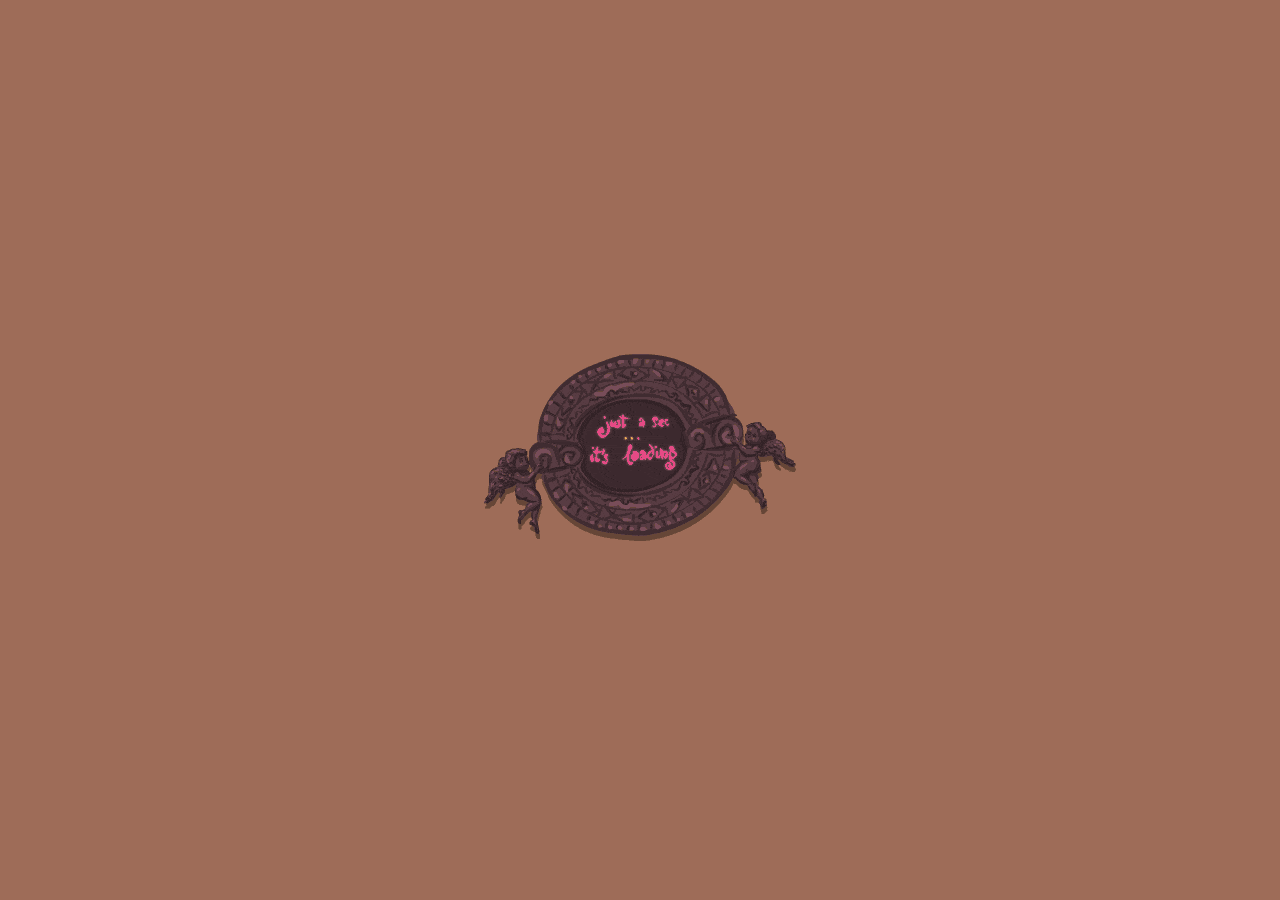
<file: index.html>
<!DOCTYPE html>
<!--
	NOTES:
	1. All tokens are represented by '$' sign in the template.
	2. You can write your code only wherever mentioned.
	3. All occurrences of existing tokens will be replaced by their appropriate values.
	4. Blank lines will be removed automatically.
	5. Remove unnecessary comments before creating your template.
-->
<html lang="en-US">
<head>
<!-- Global site tag (gtag.js) - Google Analytics -->
  <script async src="https://www.googletagmanager.com/gtag/js?id=UA-66121404-1"></script>
  <script>
    window.dataLayer = window.dataLayer || [];
    function gtag(){dataLayer.push(arguments);}
    gtag('js', new Date());

    gtag('config', 'UA-66121404-1');
  </script>

  <script type="text/javascript">
  function timer11(){gtag('event','1', {'event_category':'TimeOnPage','event_label':'11-30 seconds','non_interaction':true})};
  function timer31(){gtag('event','2', {'event_category':'TimeOnPage','event_label':'31-60 seconds','non_interaction':true})};
  function timer61(){gtag('event','3', {'event_category':'TimeOnPage','event_label':'61-180 seconds','non_interaction':true})};
  function timer181(){gtag('event','4', {'event_category':'TimeOnPage','event_label':'181-600 seconds','non_interaction':true})};
  function timer601(){gtag('event','5', {'event_category':'TimeOnPage','event_label':'601-1800 seconds','non_interaction':true})};
  function timer1801(){gtag('event','6', {'event_category':'TimeOnPage','event_label':'1801+ seconds','non_interaction':true})};
  gtag('event','0', {'event_category':'TimeOnPage','event_label':'0-10 seconds','non_interaction':true});
  setTimeout(timer11,11000);
  setTimeout(timer31,31000);
  setTimeout(timer61,61000);
  setTimeout(timer181,181000);
  setTimeout(timer601,601000);
  setTimeout(timer1801,1801000);
  </script>

  <script type="text/javascript">
    if (screen.width <= 699) {
        document.location = "gallery.html";
    }
</script>


<meta charset="UTF-8">
<meta name="authoring-tool" content="Adobe_Animate_CC">
<title>Hanna Habela - 2D game artist</title>
<meta name="description" content="Unique portfolio of Hanna Habela - Freelance 2D Game Artist and Illustrator. Designing funky game assets, beautiful illustrations, corky characters, fun animations and dynamic game trailers" />
<meta name="Keywords" content="Hanna Habela, freelance 2D game artist, 2d game art, freelancer, freelance game artist, graphic designer, graphic design, game assets, backgrounds, character design, animations, UI, game trailer " />

<link rel="apple-touch-icon" sizes="57x57" href="images/icon/apple-icon-57x57.png">
<link rel="apple-touch-icon" sizes="60x60" href="images/icon/apple-icon-60x60.png">
<link rel="apple-touch-icon" sizes="72x72" href="images/icon/apple-icon-72x72.png">
<link rel="apple-touch-icon" sizes="76x76" href="images/icon/apple-icon-76x76.png">
<link rel="apple-touch-icon" sizes="114x114" href="images/icon/apple-icon-114x114.png">
<link rel="apple-touch-icon" sizes="120x120" href="images/icon/apple-icon-120x120.png">
<link rel="apple-touch-icon" sizes="144x144" href="images/icon/apple-icon-144x144.png">
<link rel="apple-touch-icon" sizes="152x152" href="images/icon/apple-icon-152x152.png">
<link rel="apple-touch-icon" sizes="180x180" href="images/icon/apple-icon-180x180.png">
<link rel="icon" type="image/png" sizes="192x192"  href="images/icon/android-icon-192x192.png">
<link rel="icon" type="image/png" sizes="32x32" href="images/icon/favicon-32x32.png">
<link rel="icon" type="image/png" sizes="96x96" href="images/icon/favicon-96x96.png">
<link rel="icon" type="image/png" sizes="16x16" href="images/icon/favicon-16x16.png">
<link rel="manifest" href="images/icon/manifest.json">
<meta name="msapplication-TileColor" content="#ffffff">
<meta name="msapplication-TileImage" content="images/icon/ms-icon-144x144.png">
<meta name="theme-color" content="#ffffff">

<style>
  body {
	overflow:hidden;
  }
  #animation_container {
	position:absolute;
	margin:auto;
	left:-100%;right:-100%;
  }
</style>
<script src="https://code.createjs.com/createjs-2015.11.26.min.js"></script>
<script src="scripts/index.js"></script>
<script>
var canvas, stage, exportRoot, anim_container, dom_overlay_container, fnStartAnimation;
function init() {
	canvas = document.getElementById("canvas");
	anim_container = document.getElementById("animation_container");
	dom_overlay_container = document.getElementById("dom_overlay_container");
	var comp=AdobeAn.getComposition("415CC1C8473DF04CB946030AE5FC0179");
	var lib=comp.getLibrary();
	createjs.MotionGuidePlugin.install();
	var loader = new createjs.LoadQueue(false);
	loader.installPlugin(createjs.Sound);
	loader.addEventListener("fileload", function(evt){handleFileLoad(evt,comp)});
	loader.addEventListener("complete", function(evt){handleComplete(evt,comp)});
	var lib=comp.getLibrary();
	loader.loadManifest(lib.properties.manifest);
}
function handleFileLoad(evt, comp) {
	var images=comp.getImages();
	if (evt && (evt.item.type == "image")) { images[evt.item.id] = evt.result; }
}
function handleComplete(evt,comp) {
	//This function is always called, irrespective of the content. You can use the variable "stage" after it is created in token create_stage.
	var lib=comp.getLibrary();
	var ss=comp.getSpriteSheet();
	var queue = evt.target;
	var ssMetadata = lib.ssMetadata;
	for(i=0; i<ssMetadata.length; i++) {
		ss[ssMetadata[i].name] = new createjs.SpriteSheet( {"images": [queue.getResult(ssMetadata[i].name)], "frames": ssMetadata[i].frames} )
	}
	var preloaderDiv = document.getElementById("_preload_div_");
	preloaderDiv.style.display = 'none';
	canvas.style.display = 'block';
	exportRoot = new lib.STRONAGŁÓWNA2019();
	stage = new lib.Stage(canvas);
	stage.enableMouseOver();
	//Registers the "tick" event listener.
	fnStartAnimation = function() {
		stage.addChild(exportRoot);
		createjs.Ticker.setFPS(lib.properties.fps);
		createjs.Ticker.addEventListener("tick", stage);
	}
	//Code to support hidpi screens and responsive scaling.
	function makeResponsive(isResp, respDim, isScale, scaleType) {
		var lastW, lastH, lastS=1;
		window.addEventListener('resize', resizeCanvas);
		resizeCanvas();
		function resizeCanvas() {
			var w = lib.properties.width, h = lib.properties.height;
			var iw = window.innerWidth, ih=window.innerHeight;
			var pRatio = window.devicePixelRatio || 1, xRatio=iw/w, yRatio=ih/h, sRatio=1;
			if(isResp) {
				if((respDim=='width'&&lastW==iw) || (respDim=='height'&&lastH==ih)) {
					sRatio = lastS;
				}
				else if(!isScale) {
					if(iw<w || ih<h)
						sRatio = Math.min(xRatio, yRatio);
				}
				else if(scaleType==1) {
					sRatio = Math.min(xRatio, yRatio);
				}
				else if(scaleType==2) {
					sRatio = Math.max(xRatio, yRatio);
				}
			}
			canvas.width = w*pRatio*sRatio;
			canvas.height = h*pRatio*sRatio;
			canvas.style.width = anim_container.style.width = dom_overlay_container.style.width = preloaderDiv.style.width = w*sRatio+'px';
			canvas.style.height = anim_container.style.height = dom_overlay_container.style.height = preloaderDiv.style.height = h*sRatio+'px';
			stage.scaleX = pRatio*sRatio;
			stage.scaleY = pRatio*sRatio;
			lastW = iw; lastH = ih; lastS = sRatio;
			stage.tickOnUpdate = false;
			stage.update();
			stage.tickOnUpdate = true;
		}
	}
	makeResponsive(true,'both',true,2);
	AdobeAn.compositionLoaded(lib.properties.id);
	fnStartAnimation();
}
function playSound(id, loop) {
	return createjs.Sound.play(id, createjs.Sound.INTERRUPT_EARLY, 0, 0, loop);
}
</script>
<!-- write your code here -->
</head>
<body onload="init();" style="margin:0px;">
  <div id="animation_container" style="background-color:rgba(158, 108, 88, 1.00); width:100%; height:100%; position:absolute;">
    <div id="_preload_div_" style="
    z-index:99999;
    position: absolute;
         top: 50%;
         left: 50%;
         margin-right: -50%;
         transform: translate(-50%, -50%);" ><img src="images/preloader.gif" />
    </div>

    <canvas id="canvas" width="3000" height="810" style="position: absolute; display: block; background-color:rgba(158, 108, 88, 1.00);"></canvas>
		<div id="dom_overlay_container" style="pointer-events:none; overflow:hidden; width:3000px; height:810px; position: absolute; left: 0px; top: 0px; display: block;">

		</div>
	</div>
</body>
</html>
</file>
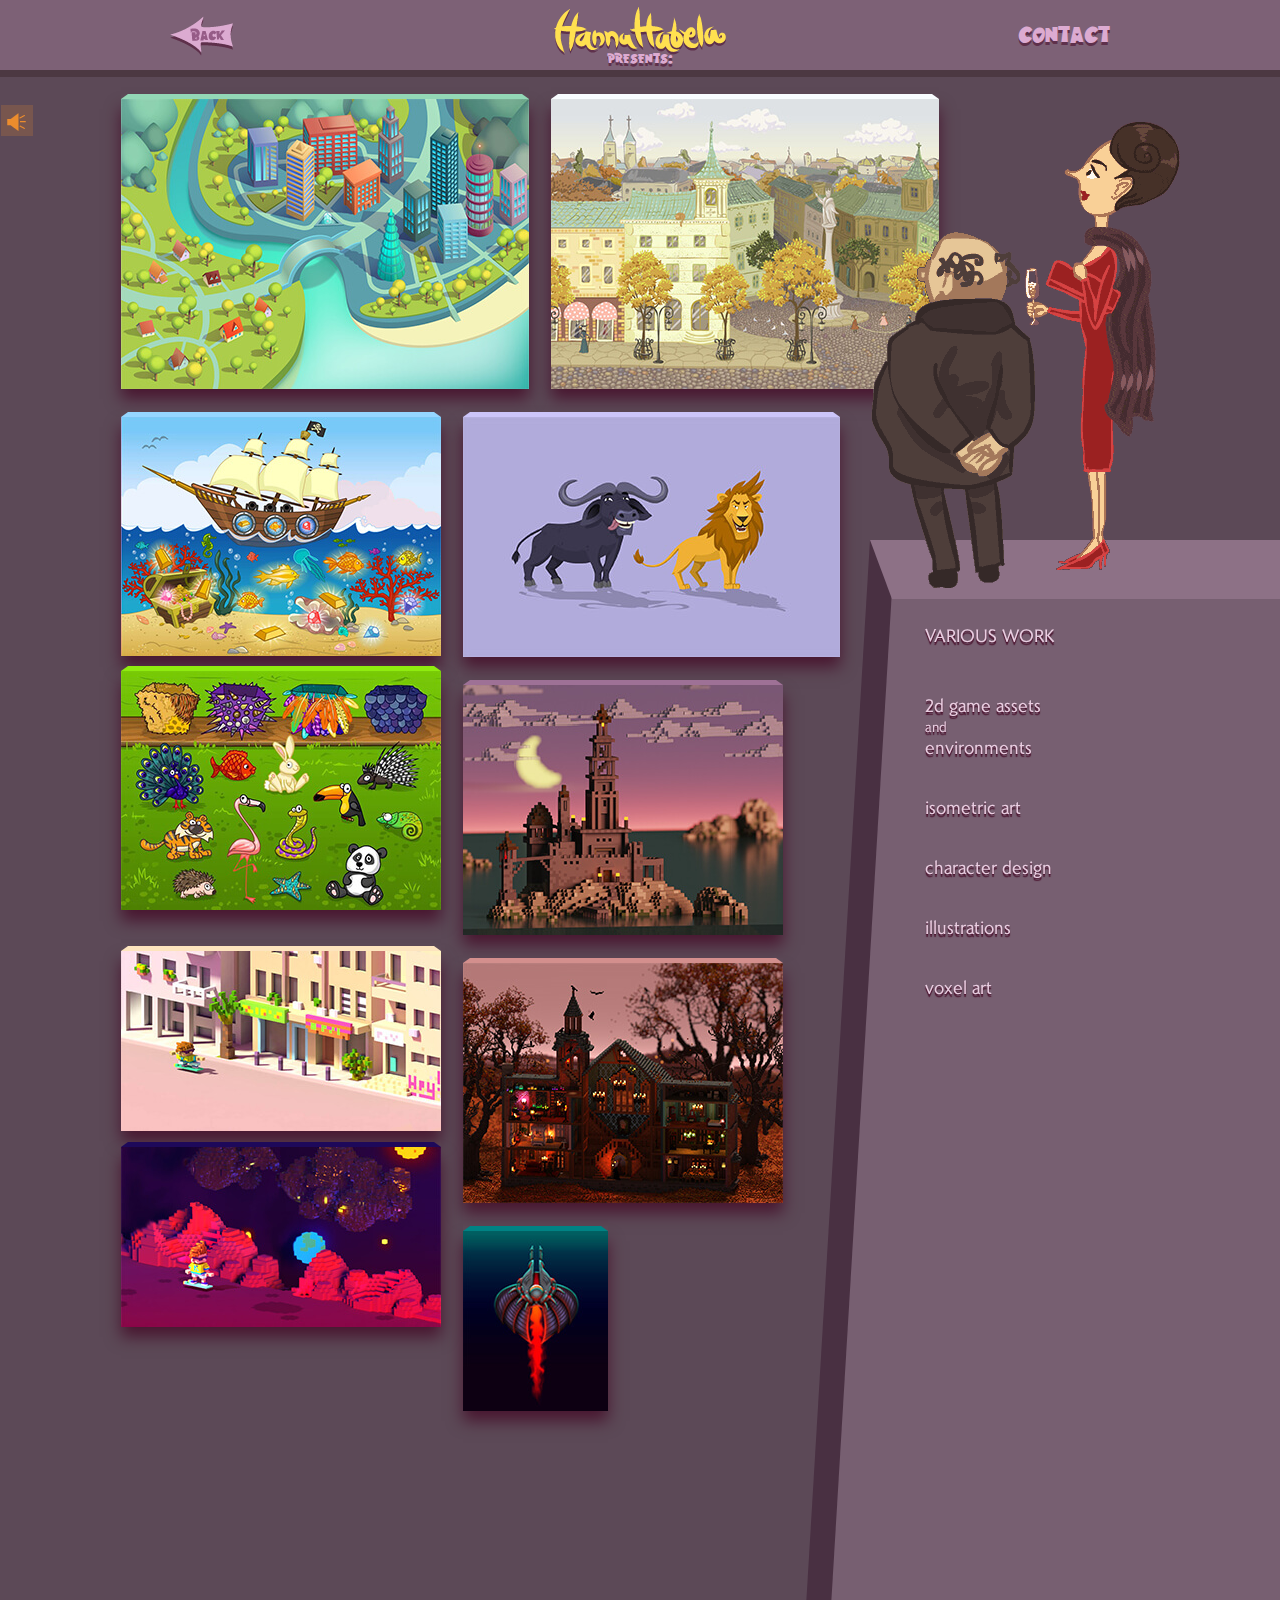
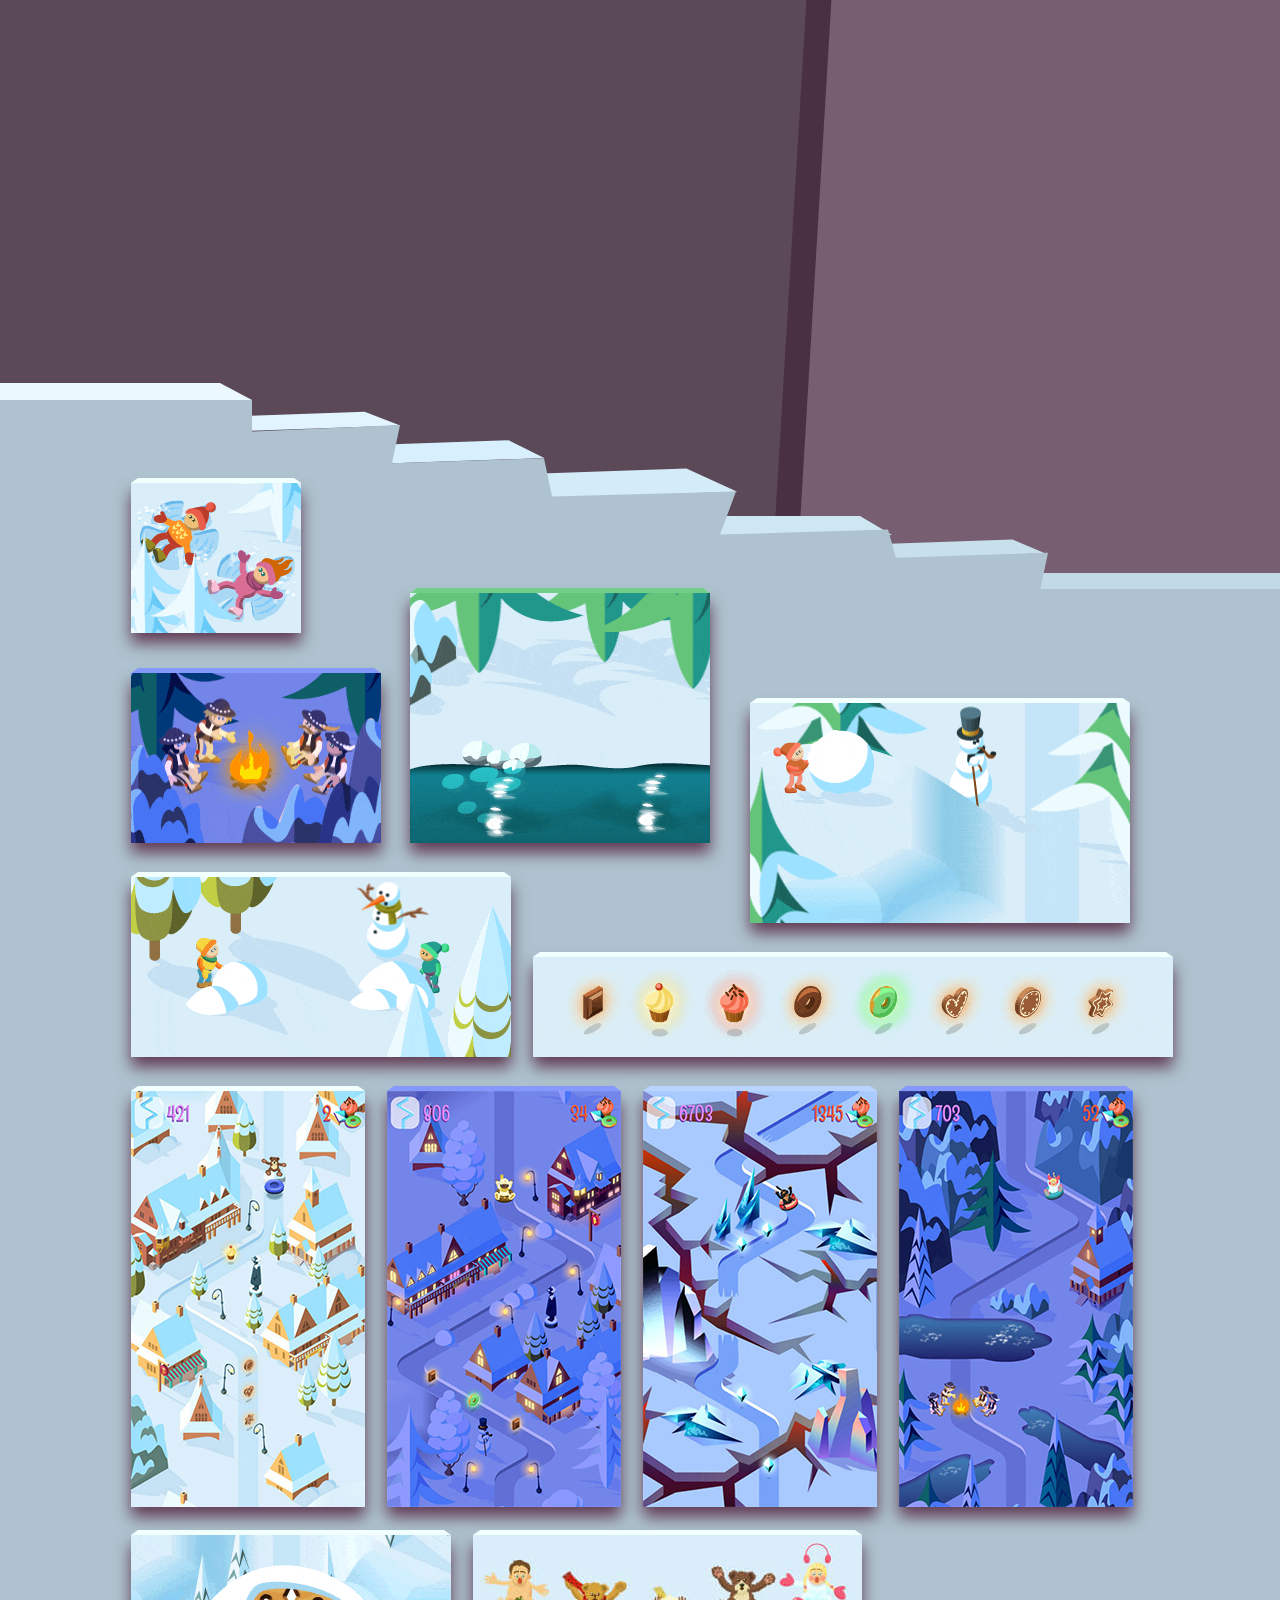
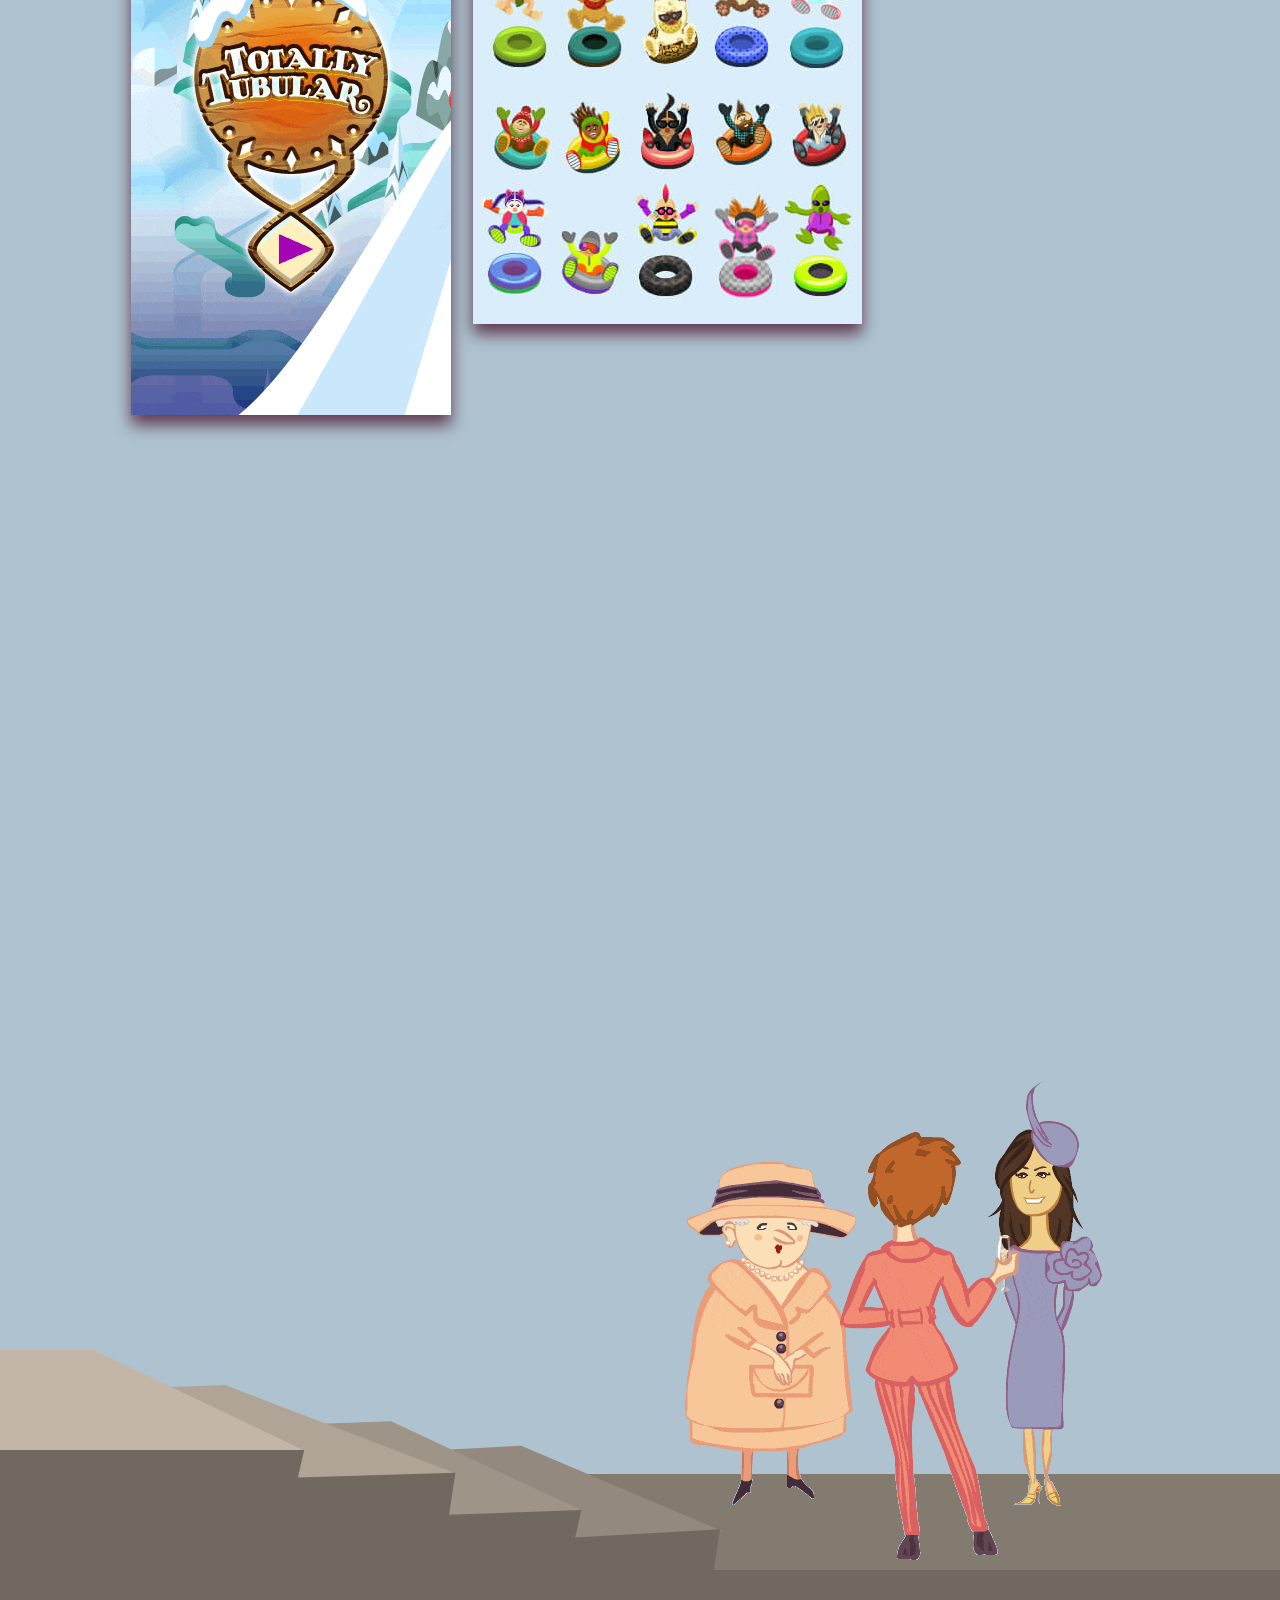
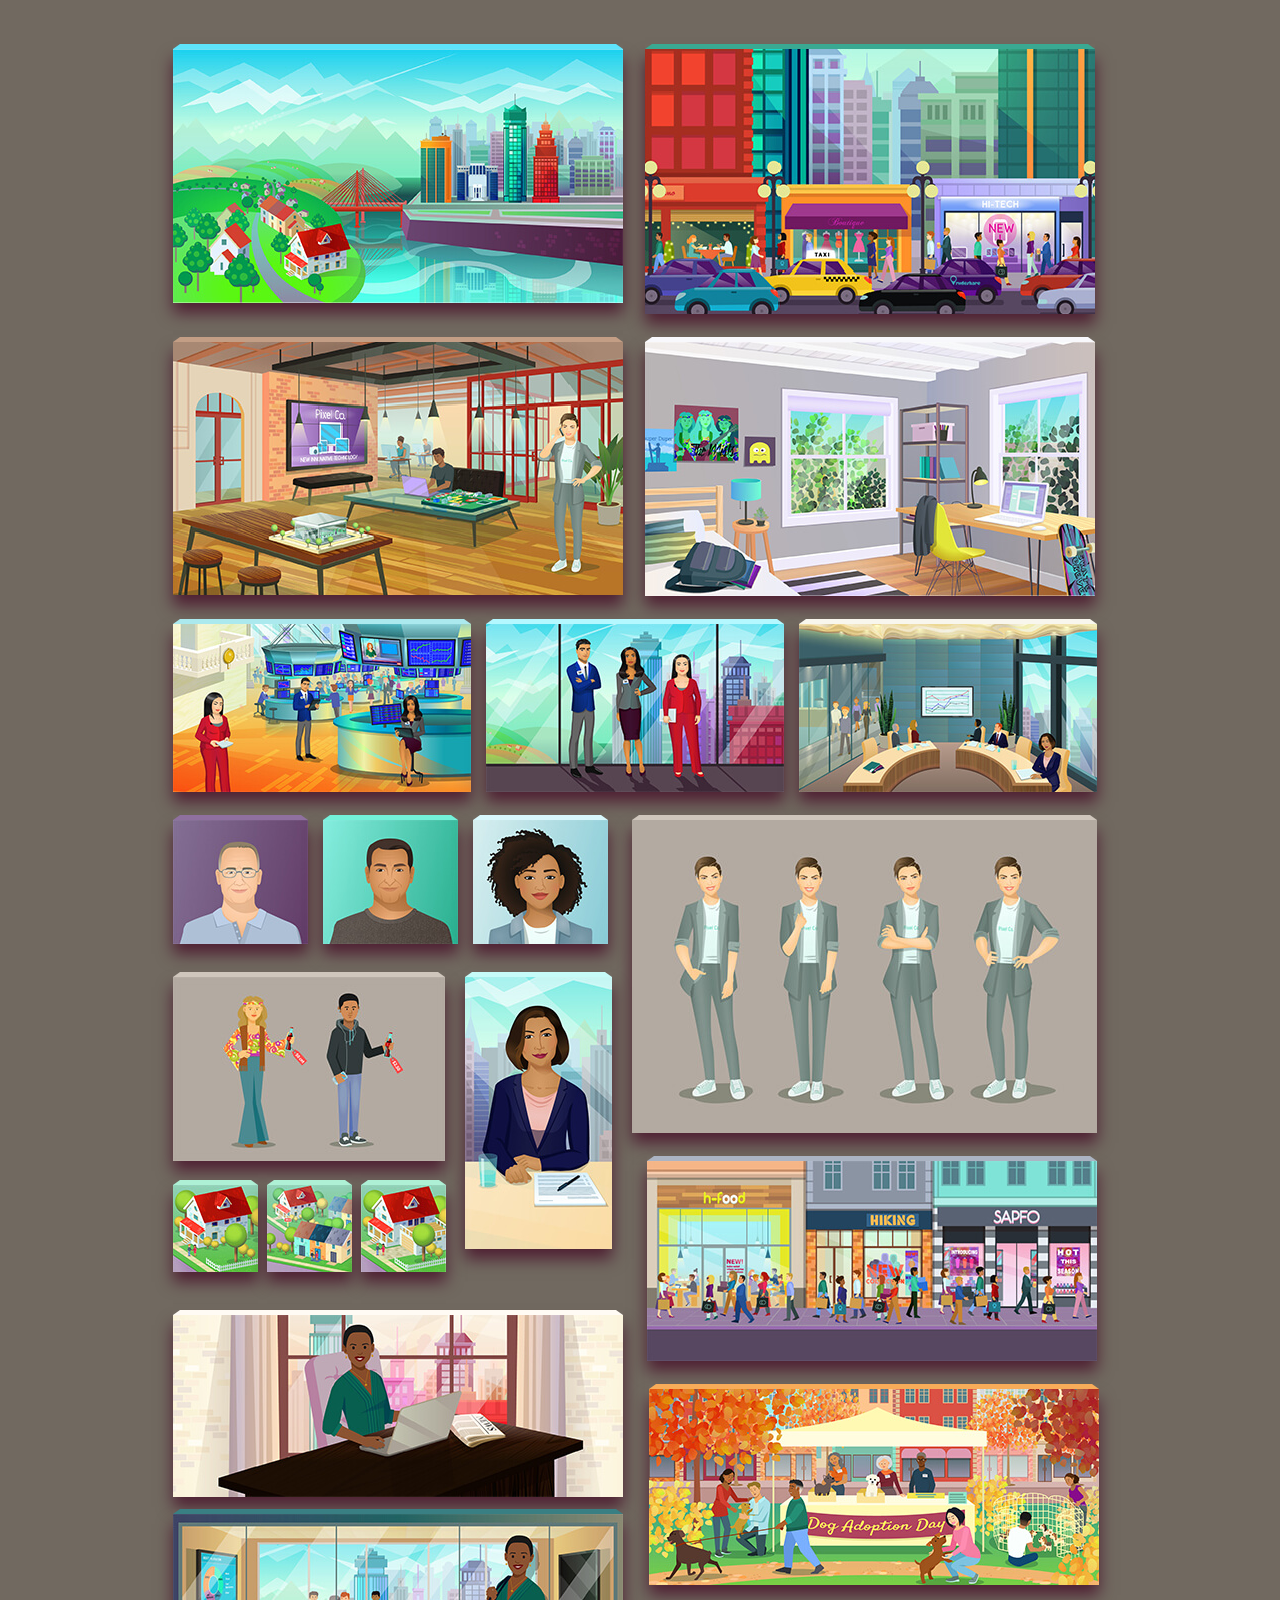
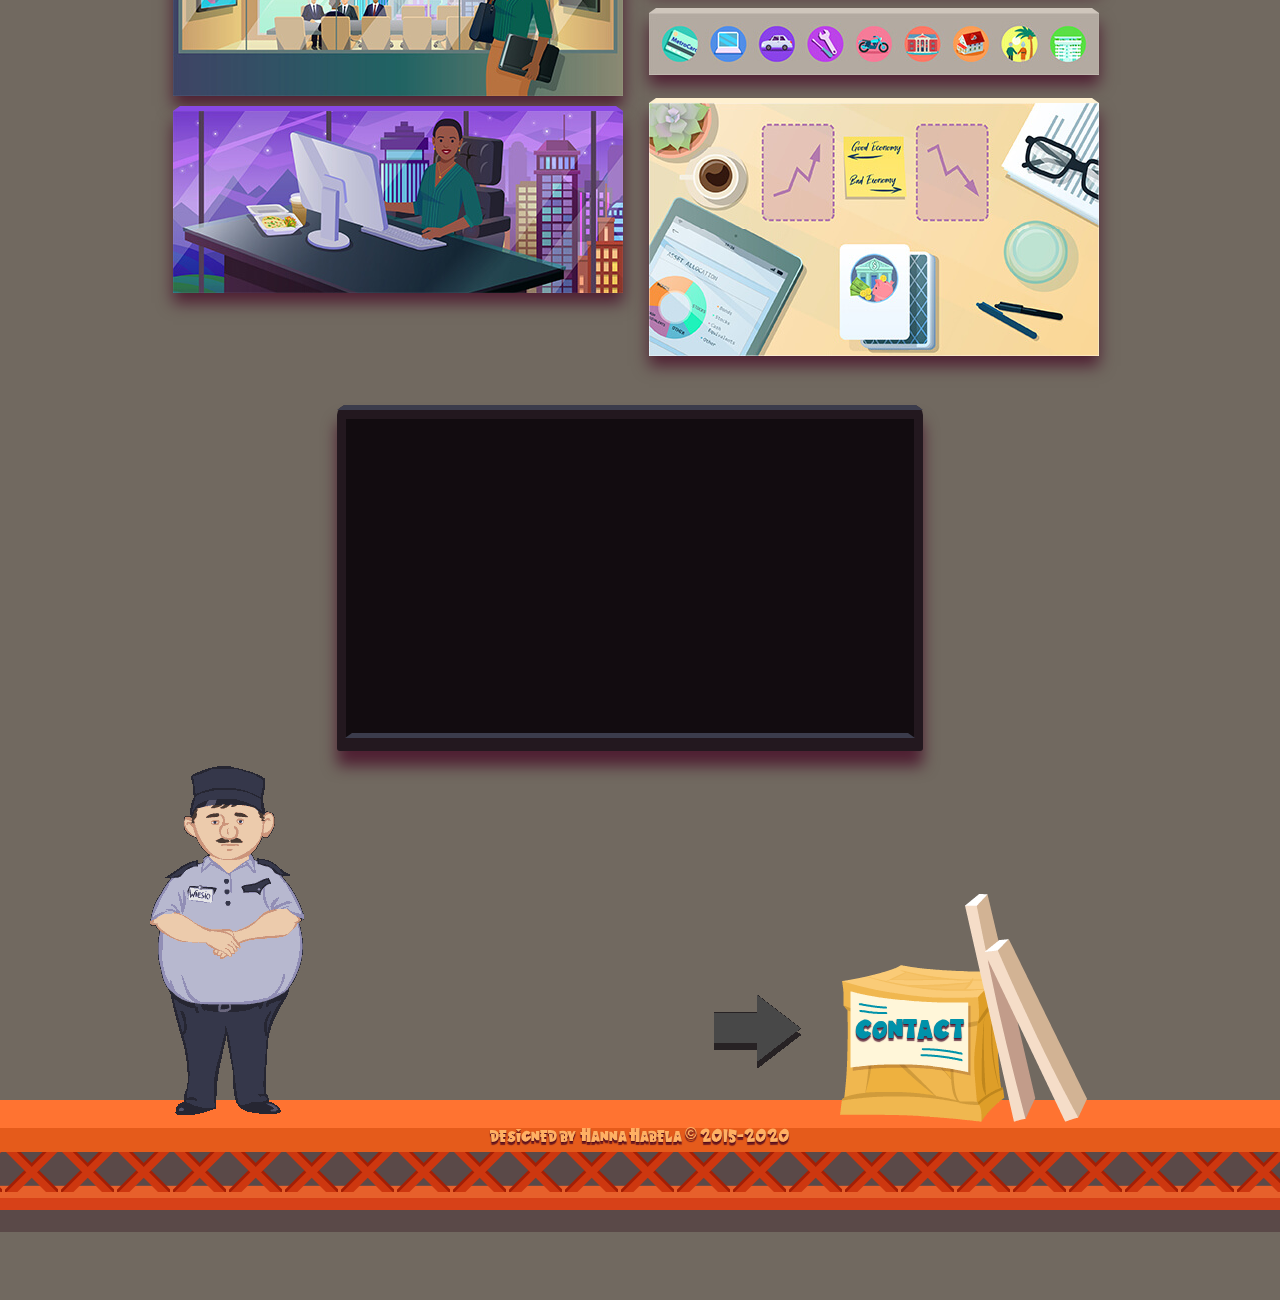
<file: gallery.html>
<!DOCTYPE html>
<html lang="en-US">
<head>
<!-- Global site tag (gtag.js) - Google Analytics -->
<script async src="https://www.googletagmanager.com/gtag/js?id=UA-66121404-1"></script>
<script>
  window.dataLayer = window.dataLayer || [];
  function gtag(){dataLayer.push(arguments);}
  gtag('js', new Date());

  gtag('config', 'UA-66121404-1');
</script>

<script type="text/javascript">
function timer11(){gtag('event','1', {'event_category':'TimeOnPage','event_label':'11-30 seconds','non_interaction':true})};
function timer31(){gtag('event','2', {'event_category':'TimeOnPage','event_label':'31-60 seconds','non_interaction':true})};
function timer61(){gtag('event','3', {'event_category':'TimeOnPage','event_label':'61-180 seconds','non_interaction':true})};
function timer181(){gtag('event','4', {'event_category':'TimeOnPage','event_label':'181-600 seconds','non_interaction':true})};
function timer601(){gtag('event','5', {'event_category':'TimeOnPage','event_label':'601-1800 seconds','non_interaction':true})};
function timer1801(){gtag('event','6', {'event_category':'TimeOnPage','event_label':'1801+ seconds','non_interaction':true})};
gtag('event','0', {'event_category':'TimeOnPage','event_label':'0-10 seconds','non_interaction':true});
setTimeout(timer11,11000);
setTimeout(timer31,31000);
setTimeout(timer61,61000);
setTimeout(timer181,181000);
setTimeout(timer601,601000);
setTimeout(timer1801,1801000);
</script>

<meta charset="UTF-8">
<link rel="stylesheet" type="text/css" href="css/style.css">
<link href="css/lightbox.css" rel="stylesheet">
<title>Hanna Habela - portfolio</title>
<meta name="description" content="Hanna Habela's portfolio; Hanna Habela - Freelance 2D Game Artist and Animator; Designing funky game assets, beautiful illustrations, corky characters, fun animations and dynamic game trailers" />
<meta name="Keywords" content="Hanna Habela, 2d game artist, 2d game art, freelancer, freelance game artist, graphic designer, graphic design, game assets, backgrounds, character design, animations, UI, game trailer " />

<link rel="apple-touch-icon" sizes="57x57" href="images/icon/apple-icon-57x57.png">
<link rel="apple-touch-icon" sizes="60x60" href="images/icon/apple-icon-60x60.png">
<link rel="apple-touch-icon" sizes="72x72" href="images/icon/apple-icon-72x72.png">
<link rel="apple-touch-icon" sizes="76x76" href="images/icon/apple-icon-76x76.png">
<link rel="apple-touch-icon" sizes="114x114" href="images/icon/apple-icon-114x114.png">
<link rel="apple-touch-icon" sizes="120x120" href="images/icon/apple-icon-120x120.png">
<link rel="apple-touch-icon" sizes="144x144" href="images/icon/apple-icon-144x144.png">
<link rel="apple-touch-icon" sizes="152x152" href="images/icon/apple-icon-152x152.png">
<link rel="apple-touch-icon" sizes="180x180" href="images/icon/apple-icon-180x180.png">
<link rel="icon" type="image/png" sizes="192x192"  href="images/icon/android-icon-192x192.png">
<link rel="icon" type="image/png" sizes="32x32" href="images/icon/favicon-32x32.png">
<link rel="icon" type="image/png" sizes="96x96" href="images/icon/favicon-96x96.png">
<link rel="icon" type="image/png" sizes="16x16" href="images/icon/favicon-16x16.png">
<link rel="manifest" href="images/icon/manifest.json">
<meta name="msapplication-TileColor" content="#ffffff">
<meta name="msapplication-TileImage" content="images/icon/ms-icon-144x144.png">
<meta name="theme-color" content="#ffffff">

</head>

<body onload="pokazac()">

    <div id="preloader"></div>

    <script>
    function pokazac() {
      var el = document.getElementById('preloader');
      el.style.display = 'none';
      document.getElementById('sound').play();
      document.getElementById('sound2').play();
    };
    </script>

  <script type="text/javascript">
  // Background Sound Play/Pause Script:
  // Description: Background Music Will Be On Via Click And And Will Be Off On Other Click With Image Change Also By Pure JavaScript.
  // Copyright EXEIdeas International 2013. All Right Reserved.
  function playpause() { var snd = document.getElementById("sound") ; var snd_btn = document.getElementById("sound_button") ; snd.muted = !snd.muted; if(snd.muted){ snd_btn.innerHTML = "<img src='images/soundOff.png' />"; } else{ snd_btn.innerHTML = "<img src='images/soundOn.png' />"; }
                         var snd2 = document.getElementById("sound2") ; var snd_btn2 = document.getElementById("sound_button") ; snd2.muted = !snd2.muted; if(snd2.muted){ snd_btn2.innerHTML = "<img src='images/soundOff.png' />"; } else{ snd_btn2.innerHTML = "<img src='images/soundOn.png' />"; }
}
  </script>
  <audio id="sound" loop="true" width="0" height="0" src="sounds/muzykaKlasyka.mp3" type="audio/mp3" ></audio>
  <audio id="sound2" loop="true" width="0" height="0" src="sounds/galeriaszumecho.mp3" type="audio/mp3" ></audio>


<div id='sound_button' onclick="playpause()" style="margin:5px; cursor:pointer" ><img title='Music Playing' alt='Play The Music' src='images/soundOn.png' /></div>

<div id="content">

  <div id="container">

    <div id="topBar" class="box full-width" data-speed="-5" >
      <a id="backBtn" href="index.html"></a>
      <a id="topContact" href="mailto:haniahabela@gmail.com">contact</a>
      <div id="logo"><p>presents:</p></div>
     <br class="clear"/>
    </div>

    <div id="Section1" class="box full-width" data-speed="-20">
      <div id="Section1PaintingsContainer">
       <a id="Section1_01" class="painting" href="images/various-IsoTown.jpg" data-lightbox="image-1"><span id="painting-thickness"></span><img src="images/mini-various-IsoTown.jpg"/></a>
       <a id="Section1_02" class="painting" href="images/various-kamieniczki.jpg" data-lightbox="image-2"><span id="painting-thickness"></span> <img src="images/mini-various-kamieniczki.jpg" /> </a>
       <a id="Section1_03" class="painting" href="images/various-kidsApp-pirates.jpg" data-lightbox="image-3"><span id="painting-thickness"></span> <img src="images/mini-various-kidsApp-pirates.jpg" /> </a>
       <a id="Section1_04" class="painting" href="images/various-lion_and_buffalo.jpg" data-lightbox="image-4"><span id="painting-thickness"></span> <img src="images/mini-various-lion_and_buffalo.jpg" /> </a>
       <a id="Section1_05" class="painting" href="images/various-kidsApp-zooCovers.jpg" data-lightbox="image-5"><span id="painting-thickness"></span> <img src="images/mini-various-kidsApp-zooCovers.jpg" /> </a>
       <a id="Section1_06" class="painting" href="images/various-voxel_castle.png" data-lightbox="image-6"><span id="painting-thickness"></span> <img src="images/mini-various-voxel_castle.jpg" /> </a>
       <a id="Section1_07" class="painting" href="images/various-voxelsCity.jpg" data-lightbox="image-7"><span id="painting-thickness"></span> <img src="images/mini-various-voxelsCity.jpg" /> </a>
       <a id="Section1_08" class="painting" href="images/various-voxels-Witchs-Mansion.png" data-lightbox="image-8"><span id="painting-thickness"></span> <img src="images/mini-various-voxels-Witchs-Mansion.jpg" /> </a>
       <a id="Section1_09" class="painting" href="images/various-voxelsCosmos.jpg" data-lightbox="image-9"><span id="painting-thickness"></span> <img src="images/mini-various-voxelsCosmos.jpg" /> </a>
       <a id="Section1_10" class="painting" href="images/various-spaceship.jpg" data-lightbox="image-10"><span id="painting-thickness"></span> <img src="images/mini-various-spaceship.jpg" /> </a>
      </div>
    </div>

    <div id="Section1Block" class="box" data-speed="-10">
      <div id="Section1BlockPart-side"></div>
      <div id="Section1BlockPart-front"></div>
      <div id="Section1BlockPart-top"></div>
      <img id="chuda" src="images/chuda.gif"></img><img id="lysy" src="images/lysy.gif"></img>
      <div id="Section1Description">
        <h1>VARIOUS WORK</h1>

        <h2>2d game assets<br/>
        <small>and</small><br/>
        environments</h2>
        <h2>isometric art</h2>
        <h2>character design</h2>
        <h2>illustrations</h2>
        <h2>voxel art</h2>
      </div>
    </div>

    <div id="Section2" class="box" data-speed="0">

      <div id="Section2Stair-top01"></div>
      <div id="Section2Stair-top02"></div>
      <div id="Section2Stair-top03"></div>
      <div id="Section2Stair-top04"></div>
      <div id="Section2Stair-top05"></div>
      <div id="Section2Stair-top06"></div>
      <div id="Section2Stair-top07"></div>
      <div id="Section2Stair01"></div>
      <div id="Section2Stairs"></div>

      <div id="Section2Wall" class="full-width">
        <div id="Section2PaintingsContainer">
          <a id="Section2_01" class="painting" href="images/tt-snowangel.gif" data-lightbox="image-11"><span id="painting-thickness"></span><img class="Section2Img" src="images/tt-snowangel.gif"/></a>
          <a id="Section2_02" class="painting" href="images/tt-bear.gif" data-lightbox="image-12"><span id="painting-thickness"></span><img class="Section2Img" src="images/tt-bear.gif"/></a>
          <a id="Section2_03" class="painting" href="images/tt-making_a_snowman.gif" data-lightbox="image-13"><span id="painting-thickness"></span><img class="Section2Img" src="images/tt-making_a_snowman.gif"/></a>
          <a id="Section2_04" class="painting" href="images/tt-gorale_night_fire.gif" data-lightbox="image-14"><span id="painting-thickness"></span><img class="Section2Img" src="images/tt-gorale_night_fire.gif"/></a>
          <a id="Section2_05" class="painting" href="images/tt-snowfight.gif" data-lightbox="image-15"><span id="painting-thickness"></span><img class="Section2Img" src="images/tt-snowfight.gif"/></a>
          <a id="Section2_06" class="painting" href="images/tt-cookies.gif" data-lightbox="image-16"><span id="painting-thickness"></span><img id="cookies" class="Section2Img" src="images/tt-cookies.gif"/></a>
          <span id="divider"></span>
          <a id="Section2_07" class="painting" href="images/tt-dayTown.jpg" data-lightbox="image-17"><span id="painting-thickness"></span><img class="Section2Img" src="images/mini-tt-dayTown.jpg"/></a>
          <a id="Section2_08" class="painting" href="images/tt-nightTown.jpg" data-lightbox="image-18"><span id="painting-thickness"></span><img class="Section2Img" src="images/mini-tt-nightTown.jpg"/></a>
          <a id="Section2_09" class="painting" href="images/tt-extremeCracks.jpg" data-lightbox="image-19"><span id="painting-thickness"></span><img class="Section2Img" src="images/mini-tt-extremeCracks.jpg"/></a>
          <a id="Section2_10" class="painting" href="images/tt-night.jpg" data-lightbox="image-20"><span id="painting-thickness"></span><img class="Section2Img" src="images/mini-tt-night.jpg"/></a>
          <a id="Section2_11" class="painting" href="images/tt-mainscreen.gif" data-lightbox="image-21"><span id="painting-thickness"></span><img class="Section2Img" src="images/tt-mainscreen.gif"/></a>
          <a id="Section2_12" class="painting" href="images/tt-characters.jpg" data-lightbox="image-22"><span id="painting-thickness"></span><img class="Section2Img" src="images/mini-tt-characters.jpg"/></a>
        </div>
      </div>
    </div>


    <div id="Section2FrontStairs" class="box" data-speed="40">
     <div id="Section2Front-just-Stairs">
       <div id="Section2FrontStairs-shadow-left"></div><div id="Section2FrontStairs-shadow-right"></div>
       <div class="Section2FrontStairs-shape" id="Section2FrontStairs-shadow"></div>
       <div class="Section2FrontStairs-shape" id="Section2FrontStairs-thickness"></div><div id="Section2FrontStairs-left"></div><div id="Section2FrontStairs-right"></div>
       <div id="Section2StairSide-01"></div><div id="Section2StairSide-02"></div><div id="Section2StairSide-03"></div><div id="Section2StairSide-04"></div><div id="Section2StairSide-05"></div><div id="Section2StairSide-06"></div>
       <div class="Section2FrontStairs-shape" id="Section2FrontStairs-top"></div>
     </div>
     <img id="cekiny" src="images/cekiny.gif" width="220px" height="430px"></img>
     <div id="Section2Description">
       <div id="Section2Description-part01">
         <h1>GAME ART</h1>
         <p><br/>client:</p>
         <h1>iMagine Machine<h1>
       </div>
       <div id="Section2Description-part02">
         <h2>concept</h2>
         <h2>game assets</h2>
         <h2>animations</h2>
         <h2>characters</h2>
         <h2>UI</h2>
       </div>

     </div>
    </div>


    <div id="Section3" class="box" data-speed="15">
      <div id="Section3Stairs-wholeThing">
       <div id="Section3Stair05"></div><div id="Section3Stair04"></div><div id="Section3Stair03"></div><div id="Section3Stair02"></div><div id="Section3Stair01"></div>
       <div id="Section3StairLeft"></div><div id="Section3Stairs"></div>
     </div>
     <img id="queenkatieruda" src="images/queenkatieruda.gif"  width="430px" height="490px"></img>
     <div id="Section3Wall" class="full-width">
       <div id="Section3PaintingsContainer">
       <a id="Section3_01" class="painting" href="images/Everfi-homeScreen.jpg" data-lightbox="image-23"><span id="painting-thickness"></span><img src="images/mini-Everfi-homeScreen.jpg"/></a>
       <a id="Section3_02" class="painting" href="images/Everfi-city-prosperity.jpg" data-lightbox="image-24"><span id="painting-thickness"></span><img src="images/mini-Everfi-city-prosperity.jpg"/></a>
       <a id="Section3_03" class="painting" href="images/Everfi-startup.jpg" data-lightbox="image-25"><span id="painting-thickness"></span><img src="images/mini-Everfi-startup.jpg"/></a>
       <a id="Section3_04" class="painting" href="images/Everfi-teenagerRoom.jpg" data-lightbox="image-26"><span id="painting-thickness"></span><img src="images/mini-Everfi-teenagerRoom.jpg"/></a>
       <a id="Section3_05" class="painting" href="images/Everfi-StockExchange.jpg" data-lightbox="image-27"><span id="painting-thickness"></span><img src="images/mini-Everfi-StockExchange.jpg"/></a>
       <a id="Section3_06" class="painting" href="images/Everfi-characters line-up-conference-room.jpg" data-lightbox="image-28"><span id="painting-thickness"></span><img src="images/mini-Everfi-characters line-up-conference-room.jpg"/></a>
       <a id="Section3_07" class="painting" href="images/Everfi-CentralBankInterior.jpg" data-lightbox="image-29"><span id="painting-thickness"></span><img src="images/mini-Everfi-CentralBankInterior.jpg"/></a>
<br class="clear"/>
       <a id="Section3_08" class="painting" href="images/Everfi-character1.jpg" data-lightbox="image-30"><span id="painting-thickness"></span><img src="images/mini-Everfi-character1.jpg"/></a>
       <a id="Section3_09" class="painting" href="images/Everfi-character2.jpg" data-lightbox="image-31"><span id="painting-thickness"></span><img src="images/mini-Everfi-character2.jpg"/></a>
       <a id="Section3_10" class="painting" href="images/Everfi-character3.jpg" data-lightbox="image-32"><span id="painting-thickness"></span><img src="images/mini-Everfi-character3.jpg"/></a>
       <a id="Section3_11" class="painting" href="images/Everfi-characterDesignPoses.jpg" data-lightbox="image-33"><span id="painting-thickness"></span><img src="images/mini-Everfi-characterDesignPoses.jpg"/></a>
       <a id="Section3_12" class="painting" href="images/Everfi-coke.jpg" data-lightbox="image-34"><span id="painting-thickness"></span><img src="images/mini-Everfi-coke.jpg"/></a>
       <a id="Section3_13" class="painting" href="images/Everfi-bankMember.jpg" data-lightbox="image-35"><span id="painting-thickness"></span><img src="images/mini-Everfi-bankMember.jpg"/></a>
       <a id="Section3_14" class="painting" href="images/Everfi-stores.jpg" data-lightbox="image-36"><span id="painting-thickness"></span><img src="images/mini-Everfi-stores.jpg"/></a>
       <a id="Section3_15" class="painting" href="images/Everfi-littleHouse1.jpg" data-lightbox="image-37"><span id="painting-thickness"></span><img src="images/mini-Everfi-littleHouse1.jpg"/></a>
       <a id="Section3_16" class="painting" href="images/Everfi-littleHouse2.jpg" data-lightbox="image-38"><span id="painting-thickness"></span><img src="images/mini-Everfi-littleHouse2.jpg"/></a>
       <a id="Section3_17" class="painting" href="images/Everfi-littleHouse3.jpg" data-lightbox="image-39"><span id="painting-thickness"></span><img  src="images/mini-Everfi-littleHouse3.jpg"/></a>
       <a id="Section3_18" class="painting" href="images/Everfi-workDay1.jpg" data-lightbox="image-40"><span id="painting-thickness"></span><img src="images/mini-Everfi-workDay1.jpg"/></a>
       <a id="Section3_19" class="painting" href="images/Everfi-dogsAdoption.jpg" data-lightbox="image-41"><span id="painting-thickness"></span><img src="images/mini-Everfi-dogsAdoption.jpg"/></a>
       <a id="Section3_20" class="painting" href="images/Everfi-workDay2.jpg" data-lightbox="image-42"><span id="painting-thickness"></span><img src="images/mini-Everfi-workDay2.jpg"/></a>
       <a id="Section3_21" class="painting" href="images/Everfi-icons.jpg" data-lightbox="image-43"><span id="painting-thickness"></span><img src="images/mini-Everfi-icons.jpg"/></a>
       <a id="Section3_22" class="painting" href="images/Everfi-workDay3.jpg" data-lightbox="image-44"><span id="painting-thickness"></span><img src="images/mini-Everfi-workDay3.jpg"/></a>
       <a id="Section3_23" class="painting" href="images/Everfi-tableWithCards.jpg" data-lightbox="image-45"><span id="painting-thickness"></span><img src="images/mini-Everfi-tableWithCards.jpg"/></a>

       <br class="clear"/>
       <div id="tv01" class="tv">
         <span id="painting-thickness"></span>
         <div class="on-tv">
           <iframe class="trailer" src="https://player.vimeo.com/video/294677936" width="560" height="315" frameborder="0" allow="autoplay; fullscreen" allowfullscreen></iframe>
           <span id="painting-thickness"></span>
         </div>
       </div>

       </div>

      </div>
     </div>

    <div id="Section3Block" class="box" data-speed="45">
     <div id="Section3BlockRectangle-shadow"></div><div id="Section3BlockRectangle-thickness"></div><div id="Section3BlockRectangle-thickness-2"></div><div id="Section3BlockRectangle"></div>
     <div id="Section3Description">
       <h1>ILLUSTRATIONS</h1>
       <p><br/>for</p>
       <h2>US high school <br/>
          digital learning program</h2>
       <h1>Marketplaces: Investing Basics</h1>
       <p><br/>client:</p>
       <h1>Mightyplay,
      <br/>Everfi</h1>
      <div id="Section3Description-part2">
       <h2>illustrations</h2>
       <h2>characters design</h2>
       <h2>icons</h2>
      </div>
     </div>
    </div>

    <div id="Section4" class="box" data-speed="30">
      <img id="LeszekWi" src="images/LeszekWi.gif" width="300px" height="420px" frameborder="0"></img>

      <div id="Section4Wall" class="full-width">
        <div id="Section4PaintingsContainer">
          <a id="Section4_01" class="painting" href="images/zen1.jpg" data-lightbox="image-46"><span id="painting-thickness"></span><img src="images/mini-zen1.jpg"/></a>
          <a id="Section4_02" class="painting" href="images/zen2.jpg" data-lightbox="image-47"><span id="painting-thickness"></span><img src="images/mini-zen2.jpg"/></a>
          <a id="Section4_03" class="painting" href="images/zen3.jpg" data-lightbox="image-48"><span id="painting-thickness"></span><img src="images/mini-zen3.jpg"/></a>
          <a id="Section4_04" class="painting" href="images/zen-ui.jpg" data-lightbox="image-49"><span id="painting-thickness"></span><img src="images/mini-zen-ui.jpg"/></a>
          <a id="Section4_05" class="painting" href="images/zen-characters.jpg" data-lightbox="image-50"><span id="painting-thickness"></span><img src="images/mini-zen-characters.jpg"/></a>
       <br class="clear" />

       <div id="Section4Description">
       <h1>GAME ART,  UI</h1>
       <p>and</p>
       <h1>LEVEL DESIGN</h1>
       </br>
       <p>game:</p>
       <h1>Zen Chaos</h1>
       </br>
       <p>client:</p>
       <h1>iMagine Machine</h1>
       </div>

       <div id="tv02" class="tv">
         <span id="painting-thickness"></span>
         <div class="on-tv">
           <iframe class="trailer" width="560" height="315" src="https://www.youtube.com/embed/mo8PcQBtQPM?rel=0&amp;showinfo=0" frameborder="0" allow="autoplay; encrypted-media" allowfullscreen></iframe>
           <span id="painting-thickness"></span>
         </div>
       </div>

      </div>

       </div>
    </div>


    <div id="Section5" class="box" data-speed="45">
      <img id="rockman" src="images/rockman.gif"  width="160px" height="417px"></img>
      <div id="Section5Wall" class="full-width">
       <div id="Section5PaintingsContainer">
          <a id="Section5_01" class="painting" href="images/snail-ruins.jpg" data-lightbox="image-51"><span id="painting-thickness"></span><img src="images/mini-snail-ruins.jpg"/></a>
          <a id="Section5_02" class="painting" href="images/snail-aqua.jpg" data-lightbox="image-52"><span id="painting-thickness"></span><img src="images/mini-snail-aqua.jpg"/></a>
          <a id="Section5_03" class="painting" href="images/snail-city.jpg" data-lightbox="image-53"><span id="painting-thickness"></span><img src="images/mini-snail-city.jpg"/></a>
          <a id="Section5_04" class="painting" href="images/snail-cave.jpg" data-lightbox="image-54"><span id="painting-thickness"></span><img src="images/mini-snail-cave.jpg"/></a>
          <a id="Section5_05" class="painting" href="images/snail-ui.jpg" data-lightbox="image-55"><span id="painting-thickness"></span><img src="images/mini-snail-ui.jpg"/></a>
          <a id="Section5_06" class="painting" href="images/snails.jpg" data-lightbox="image-56"><span id="painting-thickness"></span><img src="images/mini-snails.jpg"/></a>
        <br class="clear"/>

        <div id="tv03" class="tv">
          <span id="painting-thickness"></span>
          <div class="on-tv">
            <iframe class="trailer" width="560" height="315" src="https://www.youtube.com/embed/J4v8pa3udU0?rel=0&amp;showinfo=0" frameborder="0" allow="autoplay; encrypted-media" allowfullscreen></iframe>
            <span id="painting-thickness"></span>
          </div>
        </div>

      </div>

      </div>
    </div>
    <div id="Section5Block" class="box" data-speed="70">
     <div id="Section5BlockPart-side"></div><div id="Section5BlockPart-front"></div><div id="Section5BlockPart-top"></div>
     <img id="krawaciarz" src="images/krawaciarz.gif" width="131px" height="400px"></img>
     <div id="Section5Description">
       <h1>GAME ART,  UI</h1>
       <p>and</p>
       <h1>LEVEL DESIGN</h1>
       </br>
       <p>game:</p>
       <h1>Runaway Snail</h1>
       </br>
       <p>client:</p>
       <h1>iMagine Machine</h1>
     </div>
    </div>

    <div id="footer" class="full-width">
       <div id="footerText"><p>designed by  &nbsp;Hanna Habela <span class="diffFont">&copy;</span> 2015-2020</p></div>
       <img id="Wiesio" src="images/Wiesio.gif" width="154px" height="349px"></img>
       <div id="box-contact"><a href="mailto:haniahabela@gmail.com">contact</a></div>
       <div id="arrow"></div>

    </div>

  </div>

</div>


  <script src="scripts/jquery.js"></script>
  <script src="scripts/lightbox.js"></script>
  <script src="scripts/jquery-inertiaScroll.js"></script>
  <script>
       if ($(window).width() > 900) {
         $(function()  {

                  $(".box").inertiaScroll({
                    parent: $("#content")
                  });

                  $(".box").each(function(){
                    var speed = $(this).data("speed");
                    var height = $(this).height() + "px";
                  });
                });
       }

  </script>


</body>
</html>
</file>
<file: css/style.css>
@font-face {
 font-family: 'HawaiianPunk';
 src: url('../fonts/hawaiianPunk.eot') format('embedded-opentype'),
      url('../fonts/hpunk.woff') format('woff'),
			url('../fonts/HawaiianPunk.ttf') format('truetype'),
      url('../fonts/hawaiianPunk.svg#HawaiianPunk') format('svg');
}
@font-face {
  font-family: 'Romanica';
  src: url('../fonts/Romanica.ttf') format('truetype');
}

#preloader {
position: fixed;
left: 0;
top: 0; z-index: 999;
width: 100%;
height: 100%;
overflow: visible;
background: #9E6C58 url('../images/preloader.gif') no-repeat center center;
}

* {
margin: 0;
padding: 0;
outline: none;
}

html, body {
	width:100%;
	height:100%;
	padding:0;
	margin:0;
	overflow-x:hidden;
	font-family: 'Romanica', Arial, Helvetica, Sans-Serif;
  text-shadow: 0 1px 1px rgba(64, 0, 32, 0.7), 0 3px 1px rgba(64, 0, 32, 0.7) ;
  font-weight: normal;
  font-size: 18px;
}
h1, h2, h3, h4, h5, h6 {font-weight: normal;}
h1 {font-size: 18px}
h2 {font-size: 18px}
P {font-size: 12px;}

.clear {
    clear: both;
}

#sound_button {position: fixed; left:-4px; top: 100px; padding-top: 6px; padding-left: 4px; padding-right: 7px; padding-bottom: 0px; background-color: rgba(236, 140, 45, 0.2); z-index: 5}

#container {
  position: relative;
  width: 1100px;
  left: 50%;
  margin-left: -550px;
  top: 0;
}
#container::after {
  display: none;
  content: url('../images/arrow-back-green.png') url('../images/soundOff.png');
}

.full-width {
  margin: 0 -9999px;
  padding: 0 9999px;
}

#topBar {
  position: absolute;
  z-index: 1;
  top: 0;
  width: 1100px;
  height: 70px;
  background: #7d6176;
  border-bottom: 7px solid #4c3842;
  background-clip: padding-box;
  font-family: 'HawaiianPunk', Impact, Gadget, sans-serif;
  text-shadow: 0px 3px rgba(64, 0, 32, 0.5)
}

#backBtn  {
  float: left;
  display: block;
  margin-top: 16px;
  margin-left: 80px;
  width: 63px;
  height: 40px;
  background: url('../images/arrow-back.png') no-repeat;
  position: -webkit-sticky;
  position: sticky;
  left: 20px;
}
#backBtn:hover {background: url('../images/arrow-back-hover.png') no-repeat center;}

#topContact {
  float: right;
  display: block;
  margin-top: 20px;
  margin-right: 80px;
  height: 40px;
  font-size: 24px;
  color: #dcabd1;
  text-decoration: none;
  position: -webkit-sticky;
  position: sticky;
  right: 20px;
}
#topContact:hover { color: #ffe050;}

#logo {
  margin: 1px auto;
  width: 172px;
  height: 60px;
  background: url('../images/Hanna-Habela-logo.png') no-repeat center;
}

#logo p {
  color: #dcabd1;
  font-size: 14px;
  text-align: center;
  padding-top: 49px;
}

.painting {
	display: block;
	float: left;
	margin: 14px 11px;
	-webkit-box-shadow: 0px 15px 15px 0px rgba(64, 0, 32, 0.7);  /* Safari 3-4, iOS 4.0.2 - 4.2, Android 2.3+ */
  -moz-box-shadow:    0px 15px 15px 0px rgba(64, 0, 32, 0.7);  /* Firefox 3.5 - 3.6 */
  box-shadow:         0px 15px 15px 0px rgba(64, 0, 32, 0.7);  /* Opera 10.5, IE 9, Firefox 4+, Chrome 6+, iOS 5 */
  /* shadow: [horizontal offset] [vertical offset] [blur radius] [optional spread radius] [color]; */
}

#Section5 .painting {
  -webkit-box-shadow: 0px 15px 15px 0px rgba(23, 0, 10, 0.7);  /* Safari 3-4, iOS 4.0.2 - 4.2, Android 2.3+ */
  -moz-box-shadow:    0px 15px 15px 0px rgba(23, 0, 10, 0.7);  /* Firefox 3.5 - 3.6 */
  box-shadow:         0px 15px 15px 0px rgba(23, 0, 10, 0.7);  /* Opera 10.5, IE 9, Firefox 4+, Chrome 6+, iOS 5 */
  /* shadow: [horizontal offset] [vertical offset] [blur radius] [optional spread radius] [color]; */
}

#painting-thickness {
		display: block;
	  height: 0px;
    border-left: 7px solid transparent;
    border-right: 7px solid transparent;
    border-bottom: 5px solid;
}

#Section1_01 {height: 290px; }
#Section1_02 {height: 290px;}
#Section1_03 {height: 240px;}
#Section1_04 {height: 240px;}
#Section1_05 { height: 240px; margin-top: 0}
#Section1_06 { height: 250px;}
#Section1_07 { height: 180px; margin-top: 2px;}
#Section1_08 { height: 240px;}
#Section1_09 { height: 180px; margin-top: -70px;}
#Section1_10 { height: 180px;}


#Section1_01 #painting-thickness { border-bottom-color: #93d7b6; }
#Section1_02 #painting-thickness { border-bottom-color: #f8fcff; }
#Section1_03 #painting-thickness { border-bottom-color: #95d6ff; }
#Section1_04 #painting-thickness { border-bottom-color: #ccc5f9; }
#Section1_05 #painting-thickness { border-bottom-color: #8feb0f; }
#Section1_06 #painting-thickness { border-bottom-color: #9e7196; }
#Section1_07 #painting-thickness { border-bottom-color: #fde4be; }
#Section1_08 #painting-thickness { border-bottom-color: #d38f8d; }
#Section1_09 #painting-thickness { border-bottom-color: #1e095a; }
#Section1_10 #painting-thickness { border-bottom-color: #008384; }

#Section2_01 {position: absolute; height: 150px; margin-top: -120px; z-index: 6;}
#Section2_02 {position: absolute; height: 250px; margin-top: -10px; margin-left: 290px;}
#Section2_03 {height: 220px; margin-left: 630px; margin-top: 100px;}
#Section2_04 {height: 170px; margin-top: -264px;}
#Section2_05  {height: 180px; margin-top: -60px; }
#Section2_06  {height: 100px; margin-top: 20px; }
#Section2_07, #Section2_08, #Section2_09, #Section2_10 {height: 416px; margin-top: 20px;}
#Section2_11 {height: 480px;}
#Section2_12 {height: 389px;}

#Section2_01 #painting-thickness, #Section2_03 #painting-thickness, #Section2_05 #painting-thickness, #Section2_06 #painting-thickness,
#Section2_07 #painting-thickness, #Section2_11 #painting-thickness, #Section2_12 #painting-thickness
{border-bottom-color: #f2ffff;}
#Section2_02 #painting-thickness {border-bottom-color: #72cf87;}
#Section2_04 #painting-thickness, #Section2_08 #painting-thickness, #Section2_10 #painting-thickness  {border-bottom-color: #8598fc;}
#Section2_09 #painting-thickness {border-bottom-color: #b9d4ff;}

#Section3_01, #Section3_03, #Section3_04 {height: 254px;}
#Section3_02 {height: 265px;}
#Section3_05, #Section3_06, #Section3_07 {height: 168px; margin-right: 4px;}
#Section3_08, #Section3_09, #Section3_10 {height: 124px; margin-right: 4px;}
#Section3_11 {height: 313px; margin-left: 20px;}
#Section3_12 {height: 184px; margin-top: -170px;}
#Section3_13 {height: 272px; margin-top: -170px; margin-left: 9px;}
#Section3_14 {height: 200px; margin-left: 24px}
#Section3_15, #Section3_16, #Section3_17 {height: 87px; margin-top: -190px; margin-right: 2px;}
#Section3_16 {margin-left: 105px;}
#Section3_17 {margin-left: 199px;}
#Section3_18 {height: 182px; margin-top: -60px;}
#Section3_19 {height: 196px; margin-left: 15px;}
#Section3_20 {height: 182px; margin-top: -85px; margin-bottom: 0}
#Section3_21 {height: 62px; margin-left: 15px; margin-bottom: 40px;}
#Section3_22 {height: 182px; margin-top: -4px;}
#Section3_23 {height: 253px; margin-left: 15px; margin-top: -12px;}

#Section3_01 #painting-thickness {border-bottom-color: #5ee4fb;}
#Section3_02 #painting-thickness {border-bottom-color: #3aa992;}
#Section3_03 #painting-thickness {border-bottom-color: #c39e85;}
#Section3_04 #painting-thickness {border-bottom-color: #f8f8fc;}
#Section3_05 #painting-thickness {border-bottom-color: #abe9ee;}
#Section3_06 #painting-thickness {border-bottom-color: #b4f8ff;}
#Section3_07 #painting-thickness {border-bottom-color: #f8f6ed;}
#Section3_08 #painting-thickness {border-bottom-color: #8f709f;}
#Section3_09 #painting-thickness {border-bottom-color: #73f1da;}
#Section3_10 #painting-thickness {border-bottom-color: #d8f8fc;}
#Section3_11 #painting-thickness {border-bottom-color: #cfc6bc;}
#Section3_12 #painting-thickness {border-bottom-color: #cfc6bc;}
#Section3_13 #painting-thickness {border-bottom-color: #c6fbf8;}
#Section3_14 #painting-thickness {border-bottom-color: #abb4c3;}
#Section3_15 #painting-thickness {border-bottom-color: #aef0d5;}
#Section3_16 #painting-thickness {border-bottom-color: #aef0d5;}
#Section3_17 #painting-thickness {border-bottom-color: #aef0d5;}
#Section3_18 #painting-thickness {border-bottom-color: #fffbf4;}
#Section3_19 #painting-thickness {border-bottom-color: #f8ac59;}
#Section3_20 #painting-thickness {border-bottom-color: #397f83;}
#Section3_21 #painting-thickness {border-bottom-color: #cfc6bc;}
#Section3_22 #painting-thickness {border-bottom-color: #8848e4;}
#Section3_23 #painting-thickness {border-bottom-color: #fef0d0;}

#Section4_01, #Section4_02, #Section4_03, #Section4_04, #Section4_05, #Section4_06 {height: 263px;}
#Section4_07 {height: 310px; margin-left: 110px;}

#Section4_01 #painting-thickness{border-bottom-color: #b9a8ab;}
#Section4_02 #painting-thickness{border-bottom-color: #9576a5;}
#Section4_03 #painting-thickness{border-bottom-color: #c8c6e4;}
#Section4_04 #painting-thickness{border-bottom-color: #ffffff;}
#Section4_05 #painting-thickness{border-bottom-color: #ffffff;}
#Section4_06 #painting-thickness{border-bottom-color: #87493c;}
#Section4_07 #painting-thickness{border-bottom-color: #ffffff;}

#Section5_01,#Section5_02, #Section5_03, #Section5_04, #Section5_05 {height: 263px;}
#Section5_06 {height: 314px;}


#Section5_01 #painting-thickness {border-bottom-color: #ebc2b9; }
#Section5_02 #painting-thickness {border-bottom-color: #425959; }
#Section5_03 #painting-thickness {border-bottom-color: #582f7a; }
#Section5_04 #painting-thickness {border-bottom-color: #eb422f; }
#Section5_05 #painting-thickness {border-bottom-color: #242424; }
#Section5_06 #painting-thickness {border-bottom-color: #4b4b4b; }




.tv {
	position: relative;
	width: 586px;
	height: 346px;
	background-color: #23181f;
  border-radius: 10px 10px 3px 3px;
	-webkit-box-shadow: 0px 15px 15px 0px rgba(64, 0, 32, 0.7);  /* Safari 3-4, iOS 4.0.2 - 4.2, Android 2.3+ */
  -moz-box-shadow:    0px 15px 15px 0px rgba(64, 0, 32, 0.7);  /* Firefox 3.5 - 3.6 */
  box-shadow:         0px 15px 15px 0px rgba(64, 0, 32, 0.7);  /* Opera 10.5, IE 9, Firefox 4+, Chrome 6+, iOS 5 */
  /* shadow: [horizontal offset] [vertical offset] [blur radius] [optional spread radius] [color]; */
}

.tv #painting-thickness {border-bottom-color: #3b3c4c;}

.on-tv {
	position: absolute;
	height: 315px;
	width: 560px;
	background-color: #120c10;
	padding: 0 4px 4px;
	margin: auto;
	top: 1px;
  left: 0;
  right: 0;
  bottom: 0;
}
.on-tv #painting-thickness { margin-top: -6px; margin-left: -5px; width: 556px;}

#tv01 {
  margin: 40px 0 0 175px;
}

#tv02 {
  margin: 40px auto;
}

#tv03 {
  margin: 20px auto;
}

#Section5 .tv {
  -webkit-box-shadow: 0px 15px 15px 0px rgba(23, 0, 10, 0.7);  /* Safari 3-4, iOS 4.0.2 - 4.2, Android 2.3+ */
  -moz-box-shadow:    0px 15px 15px 0px rgba(23, 0, 10, 0.7);  /* Firefox 3.5 - 3.6 */
  box-shadow:         0px 15px 15px 0px rgba(23, 0, 10, 0.7);  /* Opera 10.5, IE 9, Firefox 4+, Chrome 6+, iOS 5 */
  /* shadow: [horizontal offset] [vertical offset] [blur radius] [optional spread radius] [color]; */
}

#Section1 {
  background: #5c4957;
  height: 3500px;
}

#Section1Block {
  position: absolute;
  right: 0px;
  width: 320px;
	pointer-events: none;
}

#Section1BlockPart-top {
  position: absolute;
  top: 440px;
  height: 59px;
  width: 9999px;
	border-top: 59px solid #8d7186;
	border-left: 22px solid transparent;
}

#Section1BlockPart-side {
  position: absolute;
	top: 440px;
	right: 0px;
	border-bottom: 4500px solid #493042;
	border-left: 270px solid transparent;
	height: 0;
	width: 320px;
}

#Section1BlockPart-front {
  position: absolute;
	top: 440px;
	left: -245px;
	border-bottom: 4500px solid #775f71;
	border-left: 270px solid transparent;
	height: 0;
	width: 9999px;
}

#Section1Description {
  position: absolute;
  width: 240px;
  top: 525px;
  margin-left: 55px;
  line-height: 20px;
  pointer-events: all;
  color: #e8cee1;
}
#Section1Description h1 {margin-bottom: 50px}
#Section1Description h2 {margin-bottom: 40px}
#Section1Description small {font-size: 14px;}


#Section1PaintingsContainer {
  width: 880px;
	padding-top: 80px;
	padding-left: 20px;
}


#Section2 {
  position: absolute;
}

#Section2Stair01 {
	position: absolute;
	background: #aec3cf;
	width: 162px;
	height: 190px;
	margin-left: -9999px;
	padding-left: 9999px;
}

#Section2Stairs {
	position: absolute;
	top: 25px;
	left: 158px;
	background: #aec3cf;
	width:800px;
	height: 166px;
	-webkit-clip-path: polygon(0% 4%, 19% 0, 18% 23%, 37% 20%, 38% 43%, 61% 40%, 59% 66%, 80% 63%, 81% 80%, 100% 77%, 99% 100%, 0 100%);
  clip-path: polygon(0% 4%, 19% 0, 18% 23%, 37% 20%, 38% 43%, 61% 40%, 59% 66%, 80% 63%, 81% 80%, 100% 77%, 99% 100%, 0 100%);
}

#Section2Stair-top01 {
	position: absolute;
	top: -17px;
	width: 130px;
  height: 0px;
  border-right: 32px solid transparent;
  border-bottom: 17px solid #ebf8ff;
	margin-left: -9999px;
	padding-left: 9999px;
}
#Section2Stair-top02 {
	position: absolute;
	top: 16px;
	width: 275px;
  height: 0px;
  border-right: 35px solid transparent;
  border-bottom: 15px solid #e1f4ff;
	-webkit-transform: rotate(358deg);
  transform: rotate(358deg);
}
#Section2Stair-top03 {
	position: absolute;
	top: 47px;
	width: 419px;
  height: 0px;
  border-right: 35px solid transparent;
  border-bottom: 19px solid #d8f0fd;
	-webkit-transform: rotate(358deg);
  transform: rotate(358deg);
}
#Section2Stair-top04 {
	position: absolute;
	top: 78px;
	width: 597px;
  height: 0px;
  border-right: 50px solid transparent;
  border-bottom: 25px solid #d4ebf8;
	-webkit-transform: rotate(358deg);
  transform: rotate(358deg);
}
#Section2Stair-top05 {
	position: absolute;
	top: 116px;
	width: 770px;
  height: 0px;
  border-right: 32px solid transparent;
  border-bottom: 19px solid #cfe6f3;
}
#Section2Stair-top06 {
	position: absolute;
	top: 155px;
	width: 923px;
  height: 0px;
  border-right: 32px solid transparent;
  border-bottom: 15px solid #c8dfec;
	-webkit-transform: rotate(358deg);
  transform: rotate(358deg);
}
#Section2Stair-top07 {
	position: absolute;
	top: 173px;
	height: 16px;
	background: #c2d9e6;
	margin-right: -9999px;
	padding-right: 9999px;
}

#Section2Wall {
	margin-top: 188px;
  background: #aec3cf;
  height: 4000px;
}

#Section2PaintingsContainer {
	padding-top: 10px;
  margin-left: 30px;
}

#Section2FrontStairs {
	position: absolute;
}
.Section2FrontStairs-shape {
	width: 825px;
	height: 395px;
  -webkit-clip-path: polygon(100% 0%, 93% 0%, 93% 8%, 77% 8%, 78% 16%, 60% 16%, 60% 24%, 44% 24%, 45% 32%, 25% 32%, 26% 40%, 9% 40%, 9% 49%, 0 49%, 0% 100%, 18% 100%, 19% 94%, 37% 94%, 37% 87%, 55% 87%, 56% 78%, 73% 77%, 74% 70%, 87% 70%, 87% 60%, 100% 60%);
  clip-path: polygon(100% 0%, 93% 0%, 93% 8%, 77% 8%, 78% 16%, 60% 16%, 60% 24%, 44% 24%, 45% 32%, 25% 32%, 26% 40%, 9% 40%, 9% 49%, 0 49%, 0% 100%, 18% 100%, 19% 94%, 37% 94%, 37% 87%, 55% 87%, 56% 78%, 73% 77%, 74% 70%, 87% 70%, 87% 60%, 100% 60%);
}
#Section2FrontStairs-thickness {
	position: absolute;
	top: 0;
	left: 166px;
	background: #cfe7f5;
}
#Section2FrontStairs-top {
	position: absolute;
	top: 17px;
	left: 200px;
	background: #c2d9e6;
}
#Section2FrontStairs-left {
	position: absolute;
	top: 194px;
	left: 0;
	background: #c2d9e6;
	width: 200px;
	height: 201px;
	margin-left: -9999px;
	padding-left: 9999px;
	border-top: 17px solid #cfe7f5;
}
#Section2FrontStairs-right {
	position: absolute;
	top: 0px;
	left: 980px;
	background: #c2d9e6;
	width: 200px;
	height: 201px;
	margin-right: -9999px;
	padding-right: 9999px;
	border-top: 17px solid #cfe7f5;
}
#Section2StairSide-01 {
	position: absolute;
	top: 167px;
	left: 239px;
	height: 36px;
  width: 36px;
  background-color: #bcd2de;
  transform: rotate(90deg) skew(155deg);
  -webkit-transform: rotate(90deg) skew(155deg);
}
#Section2StairSide-02 {
	position: absolute;
	top: 128px;
	left: 379px;
  height: 36px;
	border-bottom: 10px solid transparent;
	border-left: 29px solid #bcd2de;
	transform: rotate(90deg) skew(155deg);
  -webkit-transform: rotate(90deg) skew(155deg);
}
#Section2StairSide-03 {
	position: absolute;
	top: 97px;
	left: 536px;
  height: 36px;
	border-bottom: 10px solid transparent;
	border-left: 29px solid #bcd2de;
	transform: rotate(90deg) skew(155deg);
  -webkit-transform: rotate(90deg) skew(155deg);
}
#Section2StairSide-04 {
	position: absolute;
	top: 70px;
	left: 661px;
	height: 36px;
  width: 33px;
  background-color: #bcd2de;
  transform: rotate(90deg) skew(155deg);
  -webkit-transform: rotate(90deg) skew(155deg);
}
#Section2StairSide-05 {
	position: absolute;
	top: 33px;
	left: 808px;
  height: 36px;
	border-bottom: 10px solid transparent;
	border-left: 29px solid #bcd2de;
	transform: rotate(90deg) skew(155deg);
  -webkit-transform: rotate(90deg) skew(155deg);
}
#Section2StairSide-06 {
	position: absolute;
	top: 7px;
	left: 934px;
	height: 36px;
  width: 33px;
  background-color: #bcd2de;
  transform: rotate(90deg) skew(155deg);
  -webkit-transform: rotate(90deg) skew(155deg);
}
#Section2FrontStairs-shadow {
	position: absolute;
	top: 42px;
	left: 180px;
	background: rgba(64, 0, 32, 0.25);
}
#Section2FrontStairs-shadow-left {
	position: absolute;
	top: 236px;
	left: 0;
	width: 180px;
	height: 201px;
	background: rgba(64, 0, 32, 0.25);
	margin-left: -9999px;
	padding-left: 9999px;
}
#Section2FrontStairs-shadow-right {
	position: absolute;
	top: 42px;
	left: 980px;
	width: 200px;
	height: 201px;
	background: rgba(64, 0, 32, 0.25);
	margin-right: -9999px;
	padding-right: 9999px;
}
#Section2Description {
  position: absolute;
  width: 1100px;
  color: #335f78;
  text-shadow: 0 1px 0 #a89be1, 0 2px 1px #a89be1, 0 3px 1px #a89be1;
}

#Section2Description h2 {font-size: 15px; margin-bottom: 15px;}

#Section2Description-part01 {
  position: absolute;
  top: 162px;
  left: 436px;
}
#Section2Description-part02 {
  position: absolute;
  top: 100px;
  left: 720px;
}

#Section3 {
	position: absolute;
}

#Section3Stairs {
	position: absolute;
	top: 100px;
	left: 0;
	background: #716960;
	width: 630px;
	height: 120px;
	-webkit-clip-path: polygon(0 0, 34% 0, 33% 23%, 58% 19%, 57% 54%, 78% 50%, 77% 73%, 100% 66%, 99% 100%, 0 100%);
  clip-path: polygon(0 0, 34% 0, 33% 23%, 58% 19%, 57% 54%, 78% 50%, 77% 73%, 100% 66%, 99% 100%, 0 100%);
}
#Section3StairLeft {
	position: absolute;
	top: 0;
	left: 0;
	background: #716960;
	width: 5px;
	height: 120px;
	border-top: 100px solid #c3b6a9;
  margin-left: -9999px;
  padding-left: 9999px;
}
#Section3Stair01 {
	position: absolute;
	left: 4px;
  border-right: 209px solid transparent;
  border-bottom: 100px solid #c3b6a9;
}
#Section3Stair02 {
	position: absolute;
	top: 34px;
	left: 80px;
  height: 96px;
  width: 170px;
  background-color: #b0a497;
  transform: rotate(358deg) skew(67deg);
  -webkit-transform: rotate(358deg) skew(67deg);
}
#Section3Stair03 {
	position: absolute;
	top: 71px;
	left: 227px;
  height: 96px;
  width: 170px;
  background-color: #9f9488;
  transform: rotate(358deg) skew(63deg);
  -webkit-transform: rotate(358deg) skew(63deg);
}
#Section3Stair04 {
	position: absolute;
	top: 95px;
	left: 362px;
  height: 96px;
  width: 170px;
  background-color: #94897e;
  transform: rotate(357deg) skew(64deg);
  -webkit-transform: rotate(357deg) skew(64deg);
}
#Section3Stair05 {
	position: absolute;
	top: 124px;
	left: 0;
  height: 96px;
  width: 1100px;
  background-color: #837a70;
  margin-right: -9999px;
	padding-right: 9999px;
}

#Section3Block {
	position: absolute;
  z-index: 6;
}
#Section3BlockRectangle {
	position: absolute;
	left: -3300px;
	background: #80776e;
	width: 3000px;
	height: 3000px;
	transform: rotate(45deg);
  -webkit-transform: rotate(45deg);
}
#Section3BlockRectangle-thickness {
	position: absolute;
	top: -30px;
	left: -3300px;
	background: #a39990;
	width: 3000px;
	height: 3000px;
	transform: rotate(45deg);
  -webkit-transform: rotate(45deg);
}
#Section3BlockRectangle-thickness-2 {
	position: absolute;
	top: 1470px;
	left: 251px;
	background: #a39990;
	width: 70px;
	height: 30px;
}
#Section3BlockRectangle-shadow {
	position: absolute;
	left: -3320px;
	top: 70px;
	background: rgba(64, 0, 32, 0.25);
	width: 3000px;
	height: 3000px;
	transform: rotate(45deg);
  -webkit-transform: rotate(45deg);
}

#Section3Description {
  position: absolute;
  top: 1360px;
  left: 0;
  width: 270px;
  color: #e0d7ce;
}

#Section3Description h2 {font-size: 15px;}
#Section3Description-part2 {margin-top: 20px;}
#Section3Description-part2 h2{font-size: 14px; margin-bottom: 15px;}


#Section3Wall {
	margin-top: 220px;
  background: #716960;
  height: 6000px;
}

#Section3PaintingsContainer {
	padding-top: 60px;
  margin-left: 72px;
}

#Section4 {
	position: absolute;
}

#Section4Wall {
	background: #d6cccd;
  width: 1100px;
  height: 2500px;
	border-top:  40px solid #eae2e2;
}

#Section4PaintingsContainer {
	margin: 20px auto;
  width: 977px;
}

#Section4Description {
  float: left;
	width: 100px;
  margin-top: 40px;
  margin-left: 10px;
  color: #6c595a;
  text-shadow: 0 1px 0 #aca5a5, 0 2px 1px #aca5a5, 0 3px 1px #aca5a5;
}

#Section4Description h1 {margin-top: 15px;}


#Section5 {
	position: absolute;
}

#Section5Wall {
	background: #2b2b2b;
  height: 3500px;
	border-top:  60px solid #444444;
  width: 1100px;
}

#Section5PaintingsContainer {
  width: 978px;
  margin: 20px auto;
}

#Section5Block {
  position: absolute;
  right: 0px;
  width: 210px;
	pointer-events: none;
}

#Section5BlockPart-top {
  position: absolute;
  height: 50px;
  width: 9999px;
	border-top: 50px solid #5e5e5e;
	border-left: 34px solid transparent;
}

#Section5BlockPart-side {
  position: absolute;
	left: 0px;
	width: 140px;
	border-top: 2000px solid #1b1b1b;
	border-left: 100px solid transparent;
	height: 0;
}

#Section5BlockPart-front {
  position: absolute;
	left: 30px;
	border-top: 2000px solid #3b3b3b;
	border-left: 100px solid transparent;
	height: 0;
	width: 9999px;
}

#Section5Description {
  position: absolute;
  top: 80px;
  left: 70px;
	width: 120px;
  color: #b6b6b6;
}


#footer {
	position: relative;
  height: 200px;
  background: url("../images/platform-elevator.png") repeat-x 0 0;
  font-family: 'HawaiianPunk', Impact, Gadget, sans-serif;
}

#footerText {
  margin: 0 auto;
  padding-top: 25px;
  width: 400px;
  color: #ffb063;
  text-align: center;
}
#footerText p {font-size: 16px;}
.diffFont {font-family: "Comic Sans MS", 'Arial Black', Gadget, sans-serif; font-weight: bold;}
#box-contact {
  position: relative;
  left: 750px;
  top: -608px;
  background: url("../images/box-contact.png") no-repeat;
  width: 247px;
  height: 228px;
  padding-top: 118px;
  padding-left: 15px;
}
#box-contact a {
  color: #0092AA;
  font-size: 28px;
  text-decoration: none;
}
#box-contact a:hover {color: #00BFDE}

#arrow {
  background: url("../images/arrow.gif") no-repeat;
  width: 112px;
  height: 96px;
  position: relative;
  top: -855px;
  left: 620px;
}

#Section1Block {top: 100px}
#Section2 {top: 2000px}
#Section2FrontStairs {top: 5100px}
#Section3 {top: 4550px}
#Section3Block {top: 8200px}
#Section4 {top: 8800px}
#Section5 {top: 11950px}
#Section5Block {top: 16300px}
#footer {margin-top: 4000px}

#chuda {position: absolute; left:150px;}
#lysy {position: absolute; top:130px;}
#cekiny {position: absolute; top:-215px;left:-80px;}
#queenkatieruda {position: absolute; top:-280px;right:80px;pointer-events: none;}
#LeszekWi {position: absolute; top:-388px;right:-45px;}
#rockman {position: absolute; top:-385px;left:25px;}
#krawaciarz {position: absolute; top:-365px;right:20px;}
#Wiesio {position: relative; top:-380px;left:60px;}

@media screen and (max-width: 900px) {

#container {
    width: 900px;
    left: 50%;
    margin-left: -450px;
    top: 0;
}
#topBar {
    width: 900px;
  }
#Section1PaintingsContainer {
  	width: 500px;
    margin: 0 auto;
    padding-left: 0;
    text-align: center;
}

.painting {
	display: inline-block;
  float: none;
}

#Section1_04 { margin-top: 270px; }
#Section1_05 { position: relative; top: -520px; }
#Section1_06 { margin-top: -270px;}
#Section1_09 { margin-top: 14px;}
#Section1_10 { float: left; margin-left: 80px;}

#Section1Block {
  top: 2400px;
  left: 300px;
}
#chuda {left:250px;}
#lysy {left:100px;}

#Section1Description h1 {margin-bottom: 20px}
#Section1Description h2 {margin-bottom: 15px; font-size: 14px; line-height: 14px;}
#Section1Description small {font-size: 10px;}

#Section2 {top: 3150px}
#Section2Wall {
width: 900px;
}
#Section2PaintingsContainer {
  margin: 0 auto;
  width: 640px;
  text-align: center;
  position: relative;
  top: -80px;
}

#Section2 .painting {position: relative; margin: 7px 5px;}

#Section2_01 {left: 310px; }
#Section2_02 {left: -190px; }

#Section2_04 {position: absolute !important; top: 790px; left: 196px;}

#Section2_06 {height: 61px;}
#cookies {width: 380px; height: 61px;}

#divider {display: block; height: 570px;}

#Section2FrontStairs {
  top: 4200px; left: -20px;
}

#cekiny {position: absolute; top:-255px; left:206px;}

#Section2Description-part01 {
  top: 185px;
  left: 290px;
}
#Section2Description-part02 {
  top: 160px;
  left: 470px;
}

#Section3 {top: 6560px}
#Section3Stairs-wholeThing {position: relative;left: -230px}
#queenkatieruda {top:-280px;right:160px;}
#Section3Wall {width: 900px;}
#Section3PaintingsContainer {
  margin: 0 auto;
  width: 475px;
  text-align: center;
  position: relative;
}
#Section3 .painting {position: relative; margin: 7px 5px;}

#Section3_05, #Section3_06, #Section3_07 {float: right;}

#Section3Block {
  top: 6740px;
  left: 130px;
}
#Section3Description {
  position: absolute;
  top: 1400px;
  left: 80px;
  width: 270px;
}
#Section3Description h1 {font-size: 16px; line-height: 17px;}
#Section3Description h2 {font-size: 12px;}
#Section3Description-part2 {margin-top: 20px;}
#Section3Description-part2 h2{font-size: 11px; margin-bottom: 12px;}

.trailer {width: 420px; height: 236px;}
.tv {
	display: inline-block;
	width: 446px;
	height: 267px;
}
.on-tv {
  height: 236px;
	width: 420px;
}
.on-tv #painting-thickness { width: 416px;}
#tv01 {
  margin: 30px auto;
}

#Section4 {top: 11340px}
#LeszekWi {left:420px; pointer-events: none;}

#Section4Wall {width: 900px;}
#Section4PaintingsContainer {
  margin: 20px auto 0;
  width: 520px;
  text-align: center;
  position: relative;
}

#Section4 .painting { margin: 7px 5px; }

#Section4_07 img {width: 466px; height: 200px; }
#Section4_07 {height: 200px;}

#Section4 .clear { clear: none;}

#Section4Description {
  float: right;
  text-align: right;
  margin-right: 50px;
  width: 150px;
  padding: 0;
  margin-top: 10px;
}

#Section4Description h1 {margin-top: 5px;}

#Section5 {top: 13500px}
#rockman {left:150px; pointer-events: none;}

#Section5Wall {height: 2840px; width: 900px;}
#Section5PaintingsContainer {
  margin: 20px auto 0;
  width: 520px;
  text-align: center;
  position: relative;
}

#Section5Block {top: 15700px; right: 200px;}
#Section5BlockPart-side {
	border-top: 700px solid #1b1b1b;
	border-left: 40px solid transparent;
}

#Section5BlockPart-front {
	border-top: 700px solid #3b3b3b;
	border-left: 40px solid transparent;
}
#krawaciarz {right:-40px;}
#Section5Description {
  top: 70px;
  left: 55px;
	width: 120px;
}
#Section5Description h1 {font-size: 16px; line-height: 15px;}
#Section5Description p {font-size: 11px; line-height: 11px;}

#footer{margin-top:0;top:12400px; height: 140px; padding-top: 330px;overflow: hidden; background-position: 0 330px}
#Wiesio {left:160px;}
#box-contact {left: 450px;}
#arrow {left: 320px;}
}

@media screen and (max-width: 520px) {
#container {
      width: 520px;
      left: 50%;
      margin-left: -260px;
      top: 0;
  }
#topBar {
      width: 520px;
      height: 140px;
}
#backBtn {margin-left: 20px;}
#topContact {margin-right: 20px;}
#logo {margin-top: 65px;}

#Section2Wall, #Section3Wall, #Section4Wall, #Section5Wall {width: 520px;}
#Section1 {height: 3800px;}
#Section1PaintingsContainer {
    	width: 330px;
      padding-top: 150px;
      margin: 0 auto;
      text-align: center;
}
img {max-width: 320px;}
.painting {
	display: inline-block;
  float: none;
  margin: 7px 0;
}
#Section1_01 {height: 227px;}
#Section1_02 {height: 238px;}
#Section1_04 {height: 202px;}
#Section1_05 { position: relative; top: -475px; }
#Section1_10 { float: left; margin-left: 5px;}


#Section1Block {
  top: 2140px;
  left: 120px;
}
#chuda {height: 329px; width: 119px;left:210px;top: 140px;}
#lysy {height: 252px;width: 126px;left:100px;top: 230px;}

#Section2 {top: 2900px}

#Section2PaintingsContainer {width: 330px; padding-top: 0px;}
#Section2_01 {left: auto;}
#Section2_02 {left: auto; }
#Section2_03 {height: 185px;}
#Section2_05 {height: 152px;}
#Section2_12 {height: 320px;}

#Section2_04 {position: absolute !important; top: 874px; left: 70px;}

#Section2_06 {height: 50px;}
#cookies {width: 320px; height: 50px;}

#divider {display: block; height: 360px;}

#Section2FrontStairs {
  top: 4030px;
}

#Section2Front-just-Stairs {transform: scale(0.5);-ms-transform: scale(0.5);-webkit-transform:(0.5); }
#cekiny {width: 154px;height:301px;top:-211px;left:81px;}

#Section2Description-part01 {
  top: 100px;
  left: 150px;
}
#Section2Description-part02 {
  top: 60px;
  left: 300px;
}
#Section2Description h1 {font-size: 15px; margin-bottom: 5px;}
#Section2Description h2 {font-size: 12px; margin-bottom: 5px;}
#Section2Description p {font-size: 9px; line-height: 8px;}


#Section3 {top: 6900px}
#Section3Stairs-wholeThing {position: relative;left: -390px}
#queenkatieruda {top:-155px;right:80px; width: 301px; height:343px;}
#Section3PaintingsContainer {
	padding-top: 20px;
  width: 350px;
  margin-left: 0 auto;
  text-align: center;
}
#Section3_05, #Section3_06, #Section3_07 {float: none;}

#Section3_01, #Section3_03, #Section3_04 {height: 180px;}
#Section3_02 {height: 188px;}
#Section3_11 {height: 215px;}
#Section3_14 {height: 142px;}
#Section3_12 {float: right;}
#Section3_13 {float: right;}
#Section3_18 {height: 130px;}
#Section3_19 {height: 139px;}
#Section3_20 {height: 130px;}
#Section3_21 {height: 45px;}
#Section3_22 {height: 130px;}
#Section3_23 {height: 180px;}

#Section3Block {
  top: 7850px;
  left: -5px;
}
#Section3Description {
  position: absolute;
  top: 1408px;
  left: 115px;
  width: 270px;
}
#Section3Description h1 {font-size: 14px; line-height: 15px;}
#Section3Description h2 {font-size: 11px;}
#Section3Description-part2 {margin-top: 20px;}
#Section3Description-part2 h2{font-size: 10px; margin-bottom: 7px;}

.trailer {width: 320px; height: 180px;}
.tv {
	width: 346px;
	height: 211px;
}
.on-tv {
  height: 180px;
	width: 320px;
}
.on-tv #painting-thickness { width: 316px;}
#tv01 {
  margin: 30px auto;
}


#Section4 {top: 11070px; }
#LeszekWi {left:230px; top:-270px; width: 210px; height: 294px;}
#Section4Wall { height: 2500px; }

#Section4PaintingsContainer {
  width: 350px;
}
#Section4_01, #Section4_02, #Section4_03, #Section4_04, #Section4_05, #Section4_06 {height: 180px;}
#Section4_07 img {height: 138px;} #Section4_07 {height: 138px;}


#Section4Description h1 {font-size:15px; line-height: 11px;}
#Section4Description p {font-size:9px; line-height: 11px;}

#tv02 {
  margin: 20px auto;
}

#Section5 {top: 12620px}
#Section5Wall {height: 2320px;}
#rockman {width: 112px; height: 292px; right:110px; top: -250px;}
#Section5PaintingsContainer {
  width: 350px;
}

#Section5_01, #Section5_02, #Section5_03, #Section5_04, #Section5_05 {height: 180px;}
#Section5_06 {height: 227px;}

#Section5Block {top: 14300px; right: 100px;}
#Section5BlockPart-side {
	border-top: 700px solid #1b1b1b;
	border-left: 40px solid transparent;
}
#Section5BlockPart-front {
	border-top: 700px solid #3b3b3b;
	border-left: 40px solid transparent;
}
#krawaciarz {width: 92px; height: 292px; top: -260px; right:40px;}

#footer{margin-top:0;top:10670px; height: 140px; padding-top: 330px;overflow: hidden; background-position: 0 330px}
#Wiesio {width: 108px; height: 244px;left:325px; top: -270px; z-index: 4}
#box-contact {left: 100px; margin-top: 106px}
#arrow {left: 110px; margin-top: -140px; -webkit-transform: rotate(90deg); transform: rotate(90deg); }
}
</file>
